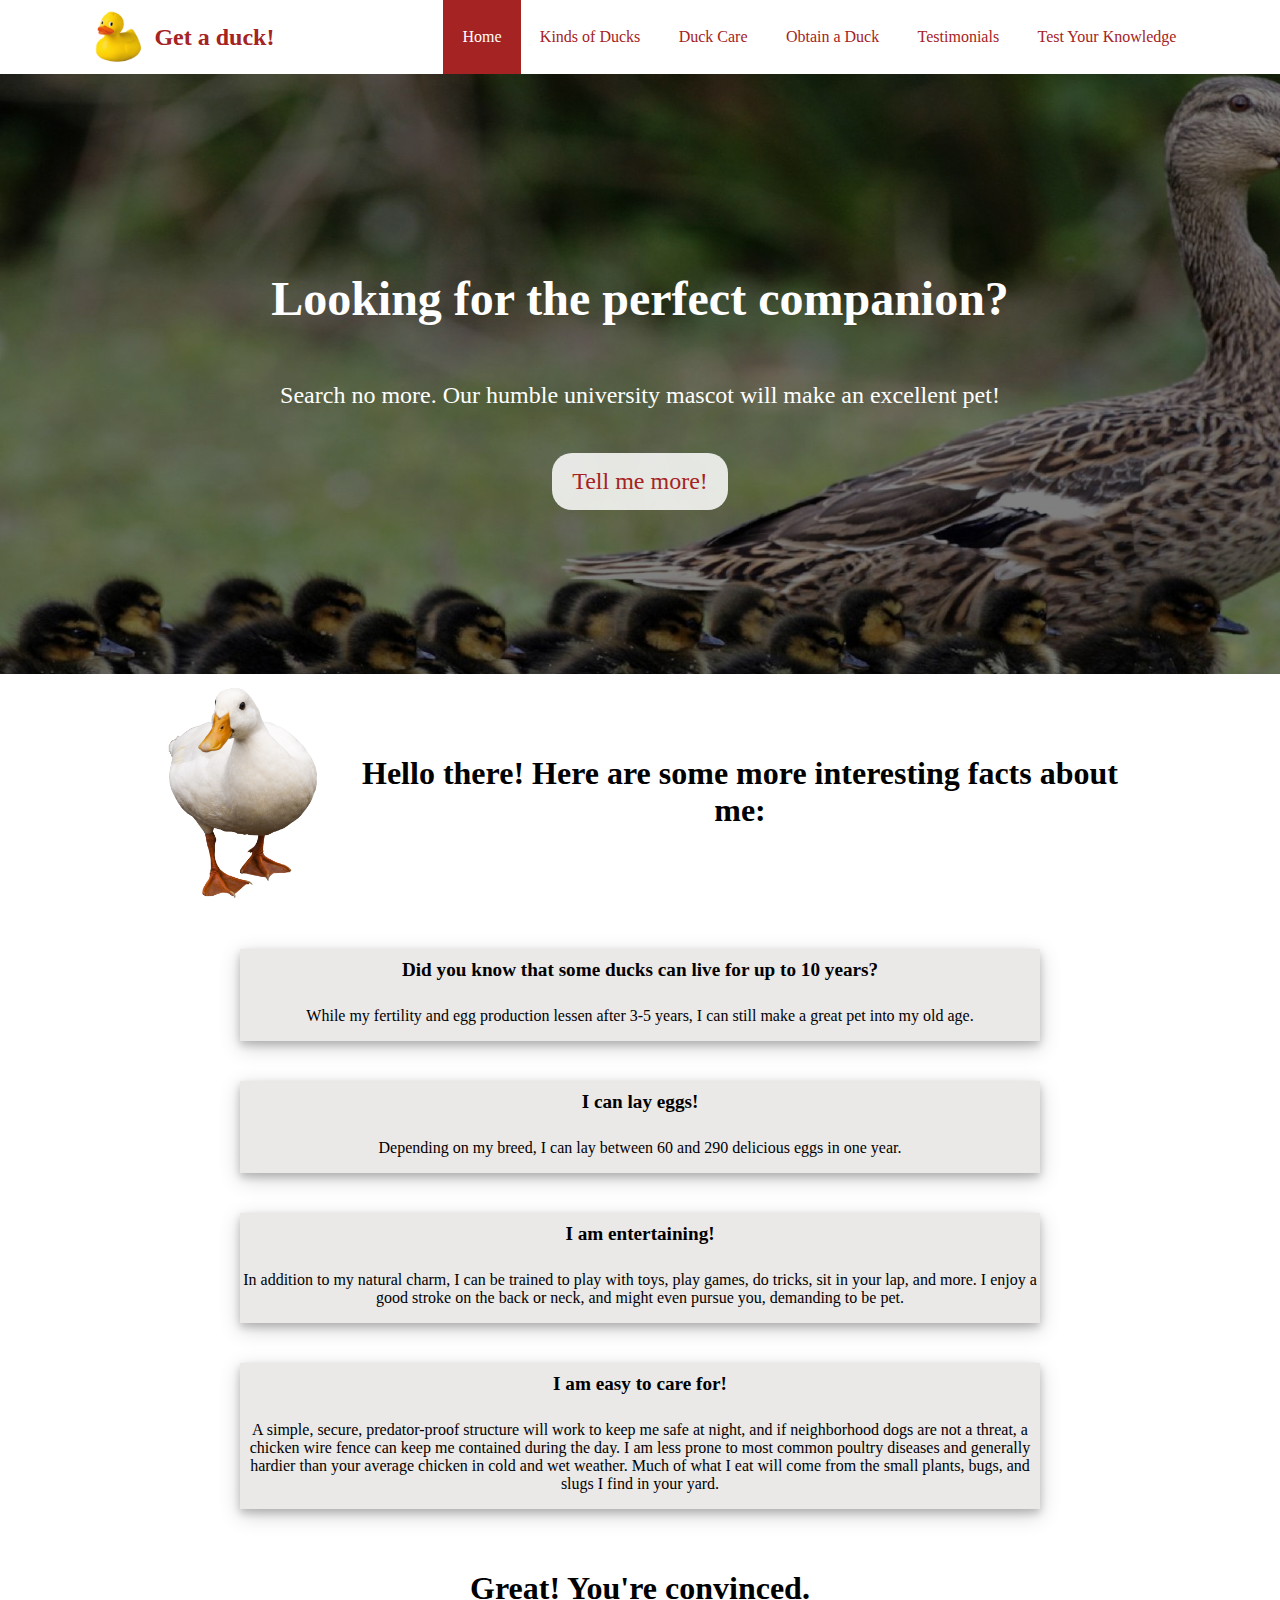
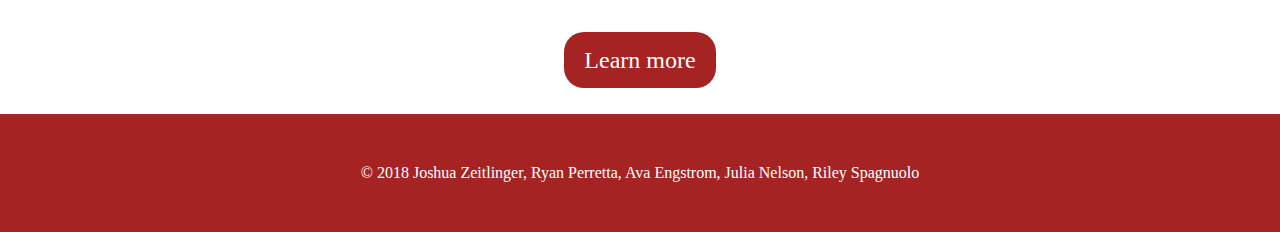
<file: Duck Website/CS146-website/index.html>
<!DOCTYPE html>
<html lang="en-us">
    <head>
        <title>Get a duck as a pet!</title>
        <link type="text/css" rel="stylesheet" href="css/style.css" />
        <link href="img/favicon.ico" rel="icon" type="image/x-icon" />
        <meta http-equiv="Content-Type" content="text/html;charset=UTF-8" />
        <script src="js/layout.js" ></script>
    </head>
    <body>
        <nav>
            <div class="nav" >
                <div class="mobile">
                    <span onclick="toggleMenu();">&#9776;</span>
                </div>
                <div class="title center">
                    <img src="img/rubberduck.png" alt="Rubber Duck" />
                    <span>Get a duck!</span>
                </div>
                <ul class="menu center">
                    <li class="active"><a href="index.html">Home</a></li>
                    <li><a href="kinds.html">Kinds of Ducks</a></li>
                    <li><a href="care.html">Duck Care</a></li>
                    <li><a href="get.html">Obtain a Duck</a></li>
                    <li><a href="testimonials.html">Testimonials</a></li>
					<li><a href="quiz.html">Test Your Knowledge</a></li>
                </ul>
            </div>
            <ul class="mobile-menu center">
                <li class="active"><a href="index.html">Home</a></li>
                <li><a href="kinds.html">Kinds of Ducks</a></li>
                <li><a href="care.html">Duck Care</a></li>
                <li><a href="get.html">Obtain a Duck</a></li>
                <li><a href="testimonials.html">Testimonials</a></li>
				<li><a href="quiz.html">Test Your Knowledge</a></li>
            </ul>
        </nav>
        <div class="content">
            <div class="parallax home-title center">
                <h1>Looking for the perfect companion?</h1>
                <p>Search no more.  Our humble university mascot will make an excellent pet!</p>
                <div class="button" onclick="goToBookmark('#duck-info');">Tell me more!</div>
            </div>
            <div class="flex-center container" id="duck-info">
                <img src="img/duck.png" alt="Duck" />
                <h1 class="center">Hello there! Here are some more interesting facts about me:</h1>
            </div>
            <div class="cards">
                <div class="card">
                    <div class="card-title">Did you know that some ducks can live for up to 10 years?</div>   
                    <p>While my fertility and egg production lessen after 3-5 years, I can still make a great pet into my old age.</p>
                </div>
                <div class="card">
                    <div class="card-title">I can lay eggs!</div>   
                    <p>Depending on my breed, I can lay between 60 and 290 delicious eggs in one year.</p>
                </div>
                <div class="card">
                    <div class="card-title">I am entertaining!</div>   
                    <p>In addition to my natural charm, I can be trained to play with toys, play games, do tricks, sit in your lap, and more. I enjoy a good stroke on the back or neck, and might even pursue you, demanding to be pet.</p>
                </div>
                <div class="card">
                    <div class="card-title">I am easy to care for!</div>   
                    <p>A simple, secure, predator-proof structure will work to keep me safe at night, and if neighborhood dogs are not a threat, a chicken wire fence can keep me contained during the day. I am less prone to most common poultry diseases and generally hardier than your average chicken in cold and wet weather. Much of what I eat will come from the small plants, bugs, and slugs I find in your yard.</p>
                </div>
            </div>
            <h1 class="center">Great!  You're convinced.</h1>
            <div class="center pad">
                <span class="red-button" onclick="goToBookmark('kinds.html');">Learn more</span>
            </div>
        </div>
        <footer class="center">
            <p>&copy; 2018 Joshua Zeitlinger, Ryan Perretta, Ava Engstrom, Julia Nelson, Riley Spagnuolo</p>
        </footer>
    </body>
</html>
</file>
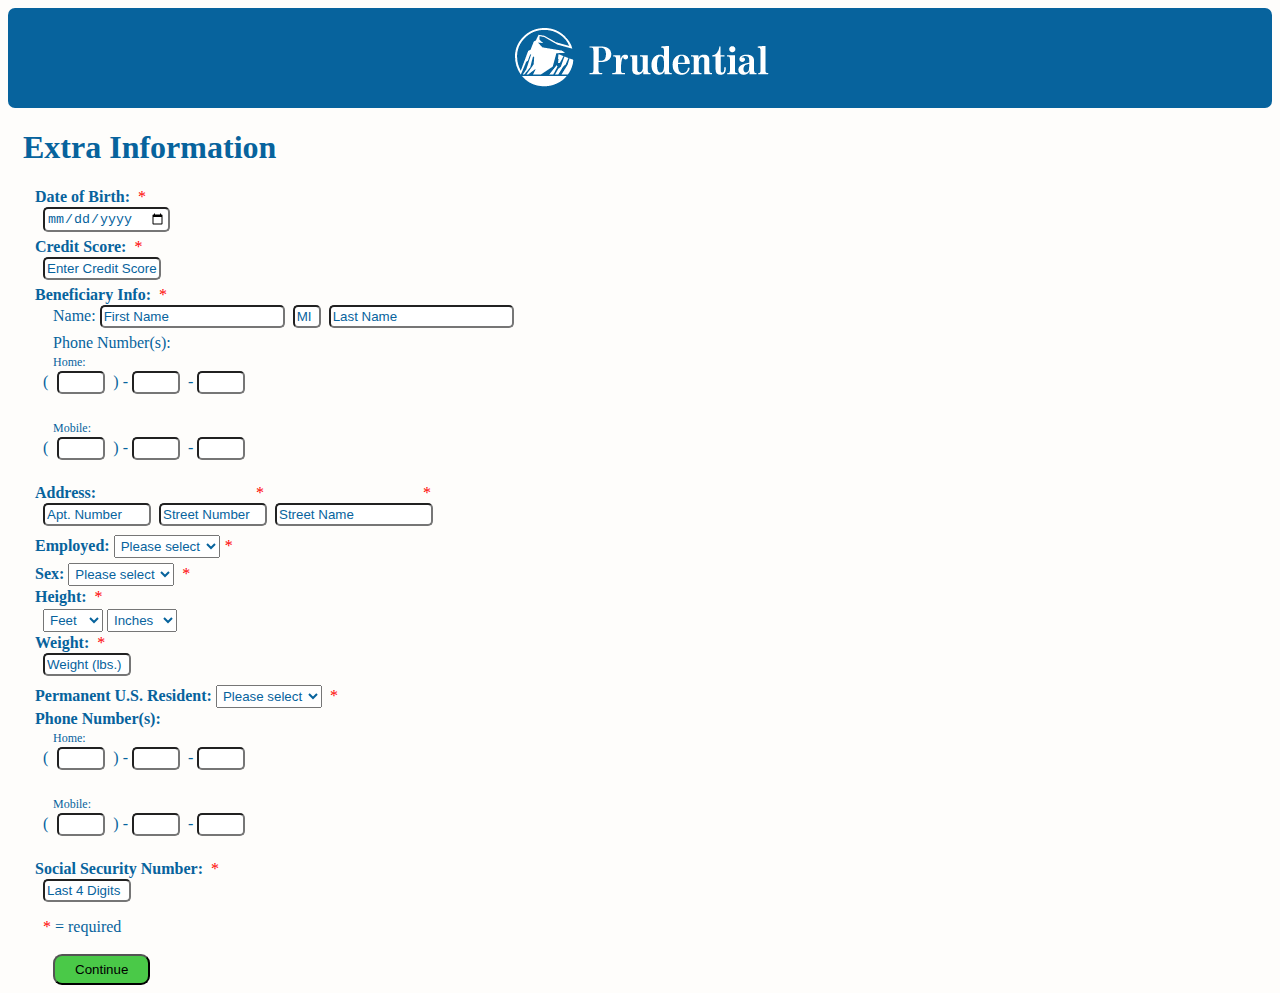
<file: Prudential/extra.html>
<!DOCTYPE html>
  <html>
    <head>
	<title>Extra Info</title>
	<link rel="icon" href="prudential.png">
    </head>
    <body>
      <script>
	    function autotab(current,to)
		{
    			if (current.getAttribute && current.value.length==current.getAttribute("maxlength")) 
    			{
        			to.focus() 
    			}
		}
       </script>
      <link rel="stylesheet" type="text/css" href="extrainfoSTYLE.css">
	<div class="icon_bar">
          <img src="logo.png" alt="Prudential Logo">
        </div>
      <form name="extra" method="POST" action="#">
	<div class="inputs">
	   <h1>Extra Information</h1>
	   <div class="indent">
	   <label><b>Date of Birth:</b></label>
	   <p class="required" style="margin-left: 4px;">*</p>
	   <br/>
	   <input type="date" name="dob" min="1890-1-1" max="1999-5-30" required>
	  <br/>
	  <label><b>Credit Score:</b></label>
	  <p class="required" style="margin-left: 4px;">*</p>
	  <br/>
	  <input style="width:110px;" type="number" min="0" max="850" placeholder="Enter Credit Score" name="credit" required>
	  <br/>
	  <label><b>Beneficiary Info:</b></label>
	  <p class="required" style="margin-left: 4px;">*</p>
	  <br/>
	  <div class="beneficiaryLabels">
	  <label>Name:</label>
	  <div class="dispInline">
	  <input type="text" name="benFirstName" placeholder="First Name" required>
	  <input style="width: 20px;" type="text" name="benMiddleInit" placeholder="MI" required>
	  <input type="text" name="benLastName" name="benLastName" placeholder="Last Name" required>
	  </div>
	  <br/>
	  <label>Phone Number(s):</label>
	  <br/>
	  <label style="font-size: 12px; margin-left: 10px;">Home:</label>
	  <div class="phoneNum">
	    <p>(</p>
	    <input style="margin-left:5px;" type="number" oninput="autotab(this,document.extra.benHome2)" maxlength="3" name="benHome1" required>
	    <p>) -</p>
	    <input type="number" oninput="autotab(this,document.extra.benHome3)" maxlength="3" name="benHome2" required>
	    <p>-</p>
	    <input type="number" maxlength="4" name="benHome3" required>
	  </div>
	  <br/>
	  <label style="font-size: 12px; margin-left: 10px;">Mobile:</label>
	  <div class="phoneNum">
	    <p>(</p>
	    <input style="margin-left:5px;" type="number" oninput="autotab(this,document.extra.benMobile2)" maxlength="3" name="mobile1">
	    <p>) -</p>
	    <input type="number" maxlength="3" oninput="autotab(this,document.extra.benMobile3)"name="benMobile2">
	    <p>-</p>
	    <input type="number" maxlength="4" name="benMobile3">
	  </div>
	  </div>
	  <br/>
	  <label><b>Address:</b></label>
	  <p class="required" style="margin-left: 156px;">*</p>
	  <p class="required" style="margin-left: 155px;">*</p>
	  <br/>
	  <input class="address" style="width: 100px;" type="number" min="1" placeholder="Apt. Number" name="aptNum">
	  <input class="address" style="width: 100px;" type="number" min="1" placeholder="Street Number" name="strNum" required>
	  <input class="address" style="width: 150px;" type="text" placeholder="Street Name" name="strName" required>
	  <br/>
	  <label><b>Employed:  </b></label>
	  <select name="employed" required>
	    <option value selected="selected">Please select</option>
		<option value="Yes">Yes</option>
	    <option value="No">No</option>
	  </select>
	  <p class="required" style="margin-left: 1px;">*</p>
	  <br/>
	  <label><b>Sex:  </b></label>
	  <select name="sex" required>
		<option value selected="selected">Please select</option>
		<option value="male">Male</option>
		<option value="female">Female</option>
	  </select>
	  <p class="required" style="margin-left: 4px;">*</p>
	  <br/>
	  <label><b>Height:</b></label>
	  <p class="required" style="margin-left: 4px;">*</p>
	  <br/>
	  <select style="width: 60px; display: inline;"name="feet" required>
		<option value selected="selected">Feet</option>
		<option value="3">3</option>
		<option value="4">4</option>
		<option value="5">5</option>
		<option value="6">6</option>
		<option value="7">7</option>
	  </select>
	  <select style="width: 70px; display: inline;" name="inches" required>
		<option value selected="selected">Inches</option>
		<option value="0">0</option>
		<option value="1">1</option>
		<option value="2">2</option>
		<option value="3">3</option>
		<option value="4">4</option>
		<option value="5">5</option>
		<option value="6">6</option>
		<option value="7">7</option>
		<option value="8">8</option>
		<option value="9">9</option>
		<option value="10">10</option>
		<option value="11">11</option>
	  </select>
	  <br/>
	  <label><b>Weight:</b></label>
	  <p class="required" style="margin-left: 4px;">*</p>
	  <br/>
	  <input style="width: 80px;" type="number" placeholder="Weight (lbs.)" min="1" max="1000" name="weight" required>
	  <br/>
	  <label><b>Permanent U.S. Resident:</b></label>
	  <select name="permRes" required>
	    <option value selected="selected">Please select</option>
		<option value="Yes">Yes</option>
	    <option value="No">No</option>
	  </select>
	  <p class="required" style="margin-left: 4px;">*</p>
	  <br/>
	  <label><b>Phone Number(s):</b></label>
	  <br/>
	  <label style="font-size: 12px; margin-left: 10px;">Home:</label>
	  <div class="phoneNum">
	    <p>(</p>
	    <input style="margin-left:5px;" type="number" oninput="autotab(this,document.extra.home2)" maxlength="3" name="home1" required>
	    <p>) -</p>
	    <input type="number" oninput="autotab(this,document.extra.home3)" maxlength="3" name="home2" required>
	    <p>-</p>
	    <input type="number" oninput="autotab(this,document.extra.mobile1)" maxlength="4" size="4" name="home3" required>
	  </div>
	  <br/>
	  <label style="font-size: 12px; margin-left: 10px;">Mobile:</label>
	  <div class="phoneNum">
	    <p>(</p>
	    <input style="margin-left:5px;" type="number" oninput="autotab(this,document.extra.mobile2)" maxlength="3" name="mobile1" required>
	    <p>) -</p>
	    <input type="number" maxlength="3" oninput="autotab(this,document.extra.mobile3)"name="mobile2" required>
	    <p>-</p>
	    <input type="number" value maxlength="4" name="mobile3" required>
	  </div>
	  <br/>
	  <label><b>Social Security Number:</b></label>
	  <p class="required" style="margin-left: 4px;">*</p>
	  <br/>
	  <input style="width: 80px;" type="number" min="0000" max="9999" placeholder="Last 4 Digits" name="socSec" required>
	  <br/>
	  <div style="margin-top: 10px;">
	  <p class="required">*</p><p style="display: inline; color: #07639D"> = required</p>
	  </div>
	  <br/>
	  <button type="submit" class="continue">Continue</button>
	  </div>	   
	</div>
      </form>
    </body>
  </html>
</file>
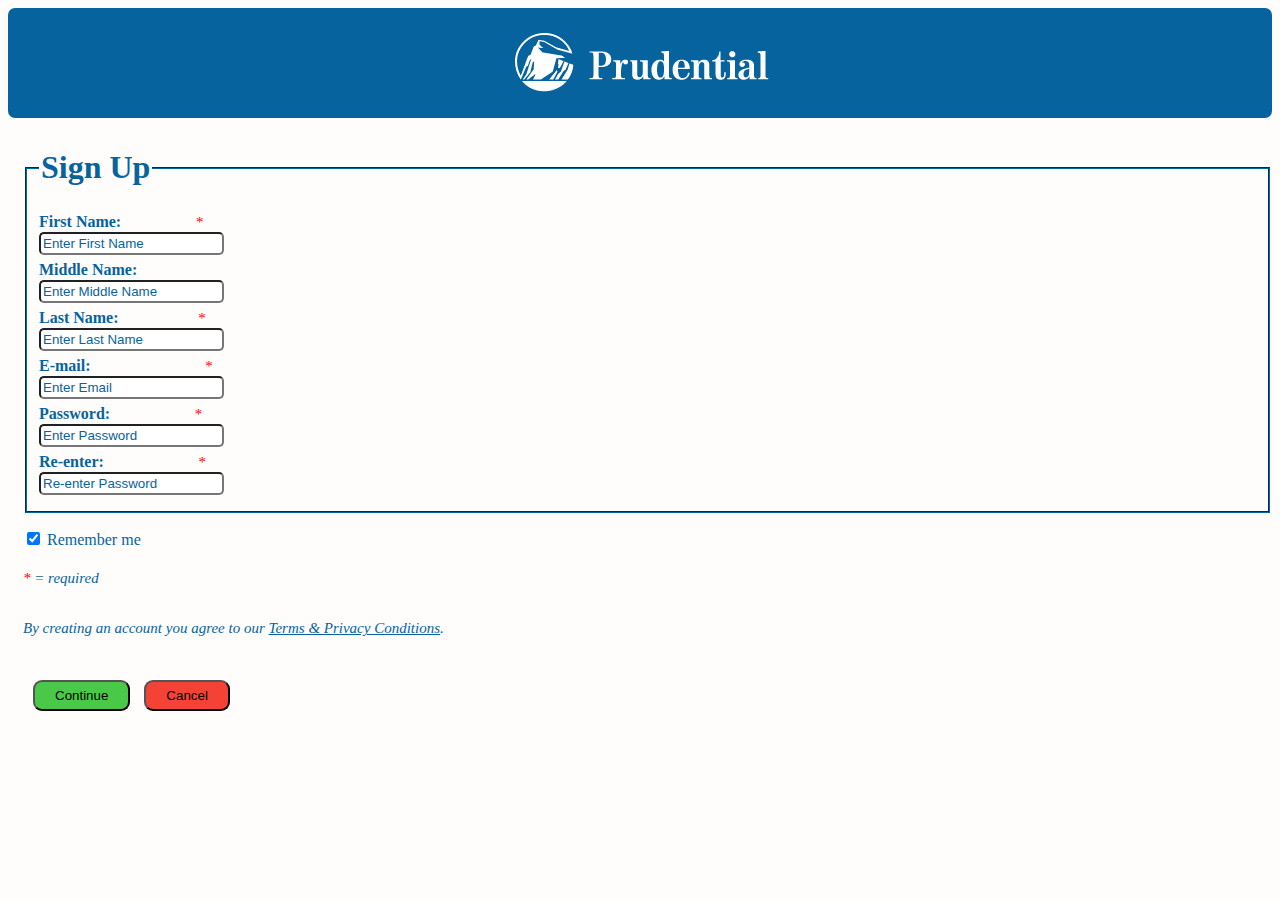
<file: Prudential/signup.html>
<!DOCTYPE html>
<html>
   <head>

      <title>Prudential</title>
      <link rel="icon" href="prudential.png">

   </head>
   <body>
      <div class="icon_bar">
         <img src="logo.png" alt="Prudential Logo">
      </div>
      <link rel="stylesheet" type="text/css" href="signupSTYLE.css">
	 <form method="POST" action="extra.html">
	    <div class="inputs">
	      <fieldset style="border-color: #07639D;">
		<legend><h1>Sign Up</h1></legend>
		   <label><b>First Name: </b></label>
		   <p class="required" style="margin-left: 70px;">*</p>
		   <br/>			
		   <input type="text" placeholder="Enter First Name" name="firstname" required>
		   <br/>
				
		   <label><b>Middle Name: </b></label>
		   <br/>
		   <input type="text" placeholder="Enter Middle Name" name="middlename">
		   <br/>
				
		   <label><b>Last Name: </b></label>
		   <p class="required" style="margin-left: 75px;">*</p>
		   <br/>
		   <input type="text" placeholder="Enter Last Name" name="lastname" required>
		   <br/>
				
		   <label><b>E-mail: </b></label>
		   <p class="required" style="margin-left: 110px;">*</p>
		   <br/>
		   <input type="email" placeholder="Enter Email" name="email" required>
		   <br/>
				
		   <label><b>Password: </b></label>
		   <p class="required" style="margin-left: 80px;">*</p>
		   <br/>
		   <input type="password" placeholder="Enter Password" name="password" required>
		   <br/>
				
		   <label><b>Re-enter: </b></label>
		   <p class="required" style="margin-left: 90px;">*</p>
		   <br/>
		   <input type="password" placeholder="Re-enter Password" name="reenter" required>
		  </fieldset>
		   <br/>
		   <input type="checkbox" checked="checked"> Remember me
		   <br/>
		   <br/>
		   <p class="required">*</p><p style="display: inline; color: #07639D"> = required</p>
		   <br/>
		   <br/>
		   <p>By creating an account you agree to our <a href="terms.txt">Terms & Privacy Conditions</a>.</p>
		   <br/>	
			    <button type="submit" class="signup_btn">Continue</button>
			    <button style="display: inline; background-color: #F44336;" type="button" class="cancel">Cancel</button>
	     </div>
	  </form>
      </body>
</html>
</file>
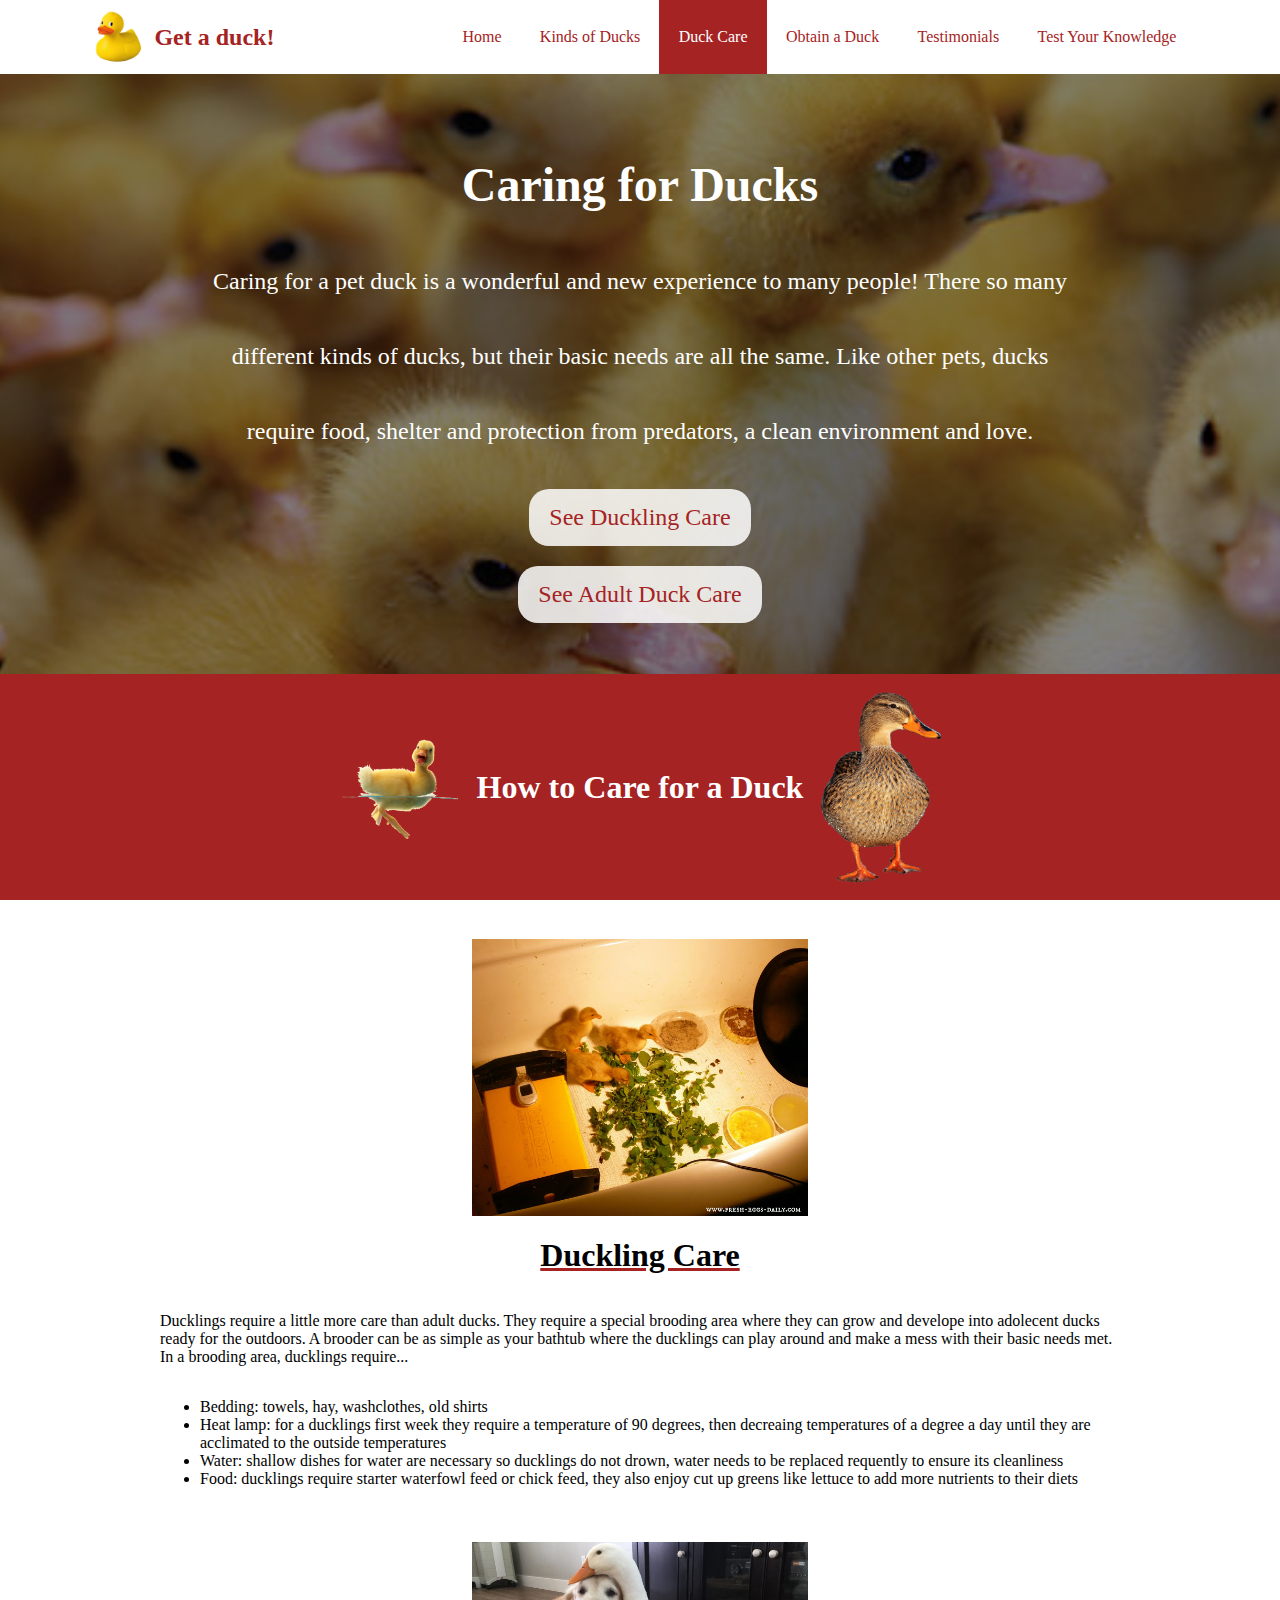
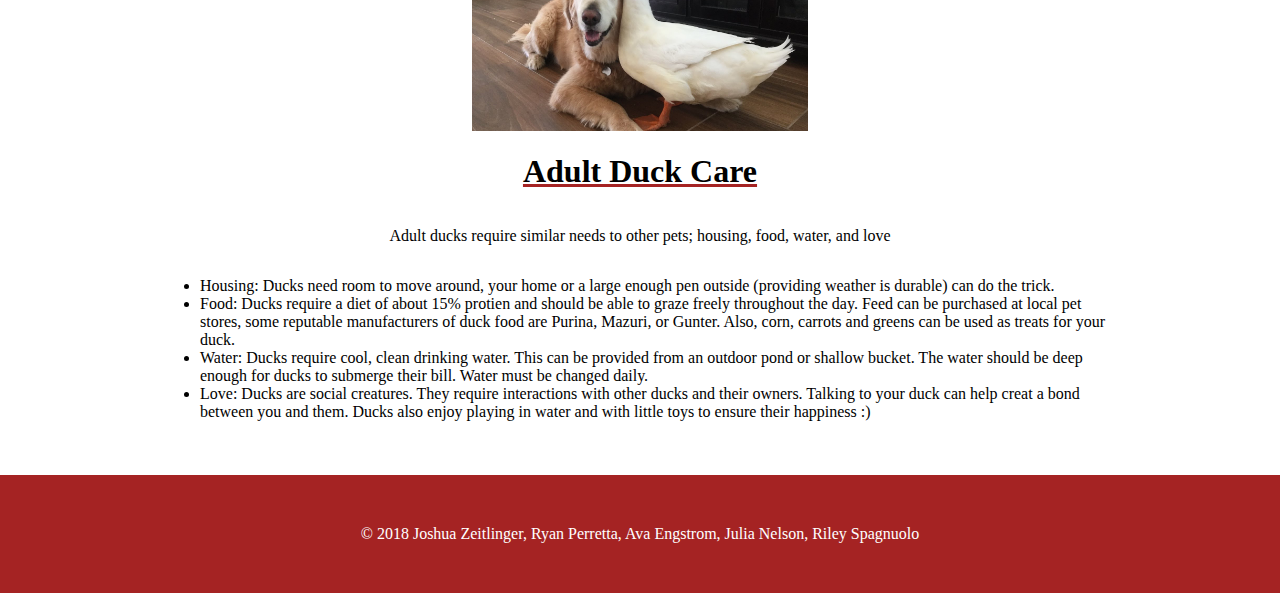
<file: Duck Website/CS146-website/care.html>
<!DOCTYPE html>
<html>
	<head>
		<title>Duck Care</title>
		<link type="text/css" rel="stylesheet" href="css/style.css" />
        <link type="text/css" rel="stylesheet" href="css/care-style.css" />
        <link href="img/favicon.ico" rel="icon" type="image/x-icon" />
        <meta http-equiv="Content-Type" content="text/html;charset=UTF-8" />
        <script src="js/layout.js" type="text/javascript"></script>
	</head>
	<body>
		<nav>
            <div class="nav" >
                <div class="mobile">
                    <span onclick="toggleMenu();">&#9776;</span>
                </div>
                <div class="title center">
                    <img src="img/rubberduck.png" alt="Rubber Duck" />
                    <span>Get a duck!</span>
                </div>
                <ul class="menu center">
                    <li><a href="index.html">Home</a></li>
                    <li><a href="kinds.html">Kinds of Ducks</a></li>
                    <li class="active"><a href="care.html">Duck Care</a></li>
                    <li><a href="get.html">Obtain a Duck</a></li>
                    <li><a href="testimonials.html">Testimonials</a></li>
					<li><a href="quiz.html">Test Your Knowledge</a></li>
                </ul>
            </div>
            <ul class="mobile-menu center">
                <li><a href="index.html">Home</a></li>
                <li><a href="kinds.html">Kinds of Ducks</a></li>
                <li class="active"><a href="care.html">Duck Care</a></li>
                <li><a href="get.html">Obtain a Duck</a></li>
                <li><a href="testimonials.html">Testimonials</a></li>
				<li><a href="quiz.html">Test Your Knowledge</a></li>
            </ul>
        </nav>
        <div class="content">
            <div class="parallax home-title center">
                <h1>Caring for Ducks</h1>
                <p>Caring for a pet duck is a wonderful and new experience to many people! There so many </p>
				<p>different kinds of ducks, but their basic needs are all the same. Like other pets, ducks </p>
				<p>require food, shelter and protection from predators, a clean environment and love.</p>
                <div class="button" onclick="goToBookmark('#ducklings');">See Duckling Care</div>
                <div class="button" onclick="goToBookmark('#duck');">See Adult Duck Care</div>

            </div>
        <main>
        	<div class="flex-center">
        		<img id="duck-care-header-pics" src="img/babyduck.png" alt="Baby Duck" >
         		<h1 class="center">How to Care for a Duck</h1>
				<img id="duck-care-header-pics" src="img/adult-duck.png" alt="Adult Duck">
        	</div>

			<div class="duckcare">
                <img id="duck-pic" src="img/ducklingbrooder.jpg">
                <h1 class="head">Duckling Care</h1>
                    <p>Ducklings require a little more care than adult ducks. They require a special brooding area where they can grow and develope into adolecent ducks ready for the outdoors. A brooder can be as simple as your bathtub where the ducklings can play around and make a mess with their basic needs met. In a brooding area, ducklings require...</p>
                    <ul>
                    	<li>Bedding: towels, hay, washclothes, old shirts</li>
                    	<li>Heat lamp: for a ducklings first week they require a temperature of 90 degrees, then decreaing temperatures of a degree a day until they are acclimated to the outside temperatures</li>
                    	<li>Water: shallow dishes for water are necessary so ducklings do not drown, water needs to be replaced requently to ensure its cleanliness</li>
                    	<li>Food: ducklings require starter waterfowl feed or chick feed, they also enjoy cut up greens like lettuce to add more nutrients to their diets</li>
                    </ul>
            </div>
            <div class="duckcare">
                    <img id="duck-pic" src="img/duckanddog.jpg">
                	<h1 class="head">Adult Duck Care</h1>
                	<p>Adult ducks require similar needs to other pets; housing, food, water, and love</p>
                	<ul>
                		<li>Housing: Ducks need room to move around, your home or a large enough pen outside (providing weather is durable) can do the trick.</li>
                		<li>Food: Ducks require a diet of about 15% protien and should be able to graze freely throughout the day. Feed can be purchased at local pet stores, some reputable manufacturers of duck food are Purina, Mazuri, or Gunter. Also, corn, carrots and greens can be used as treats for your duck. </li>
                		<li>Water: Ducks require cool, clean drinking water. This can be provided from an outdoor pond or shallow bucket. The water should be deep enough for ducks to submerge their bill. Water must be changed daily. </li>
                		<li>Love: Ducks are social creatures. They require interactions with other ducks and their owners. Talking to your duck can help creat a bond between you and them. Ducks also enjoy playing in water and with little toys to ensure their happiness :) </li>
            </div>
		</main>
		<footer class="center">
            <p>&copy; 2018 Joshua Zeitlinger, Ryan Perretta, Ava Engstrom, Julia Nelson, Riley Spagnuolo</p>
        </footer>
	</body>
</html>
</file>
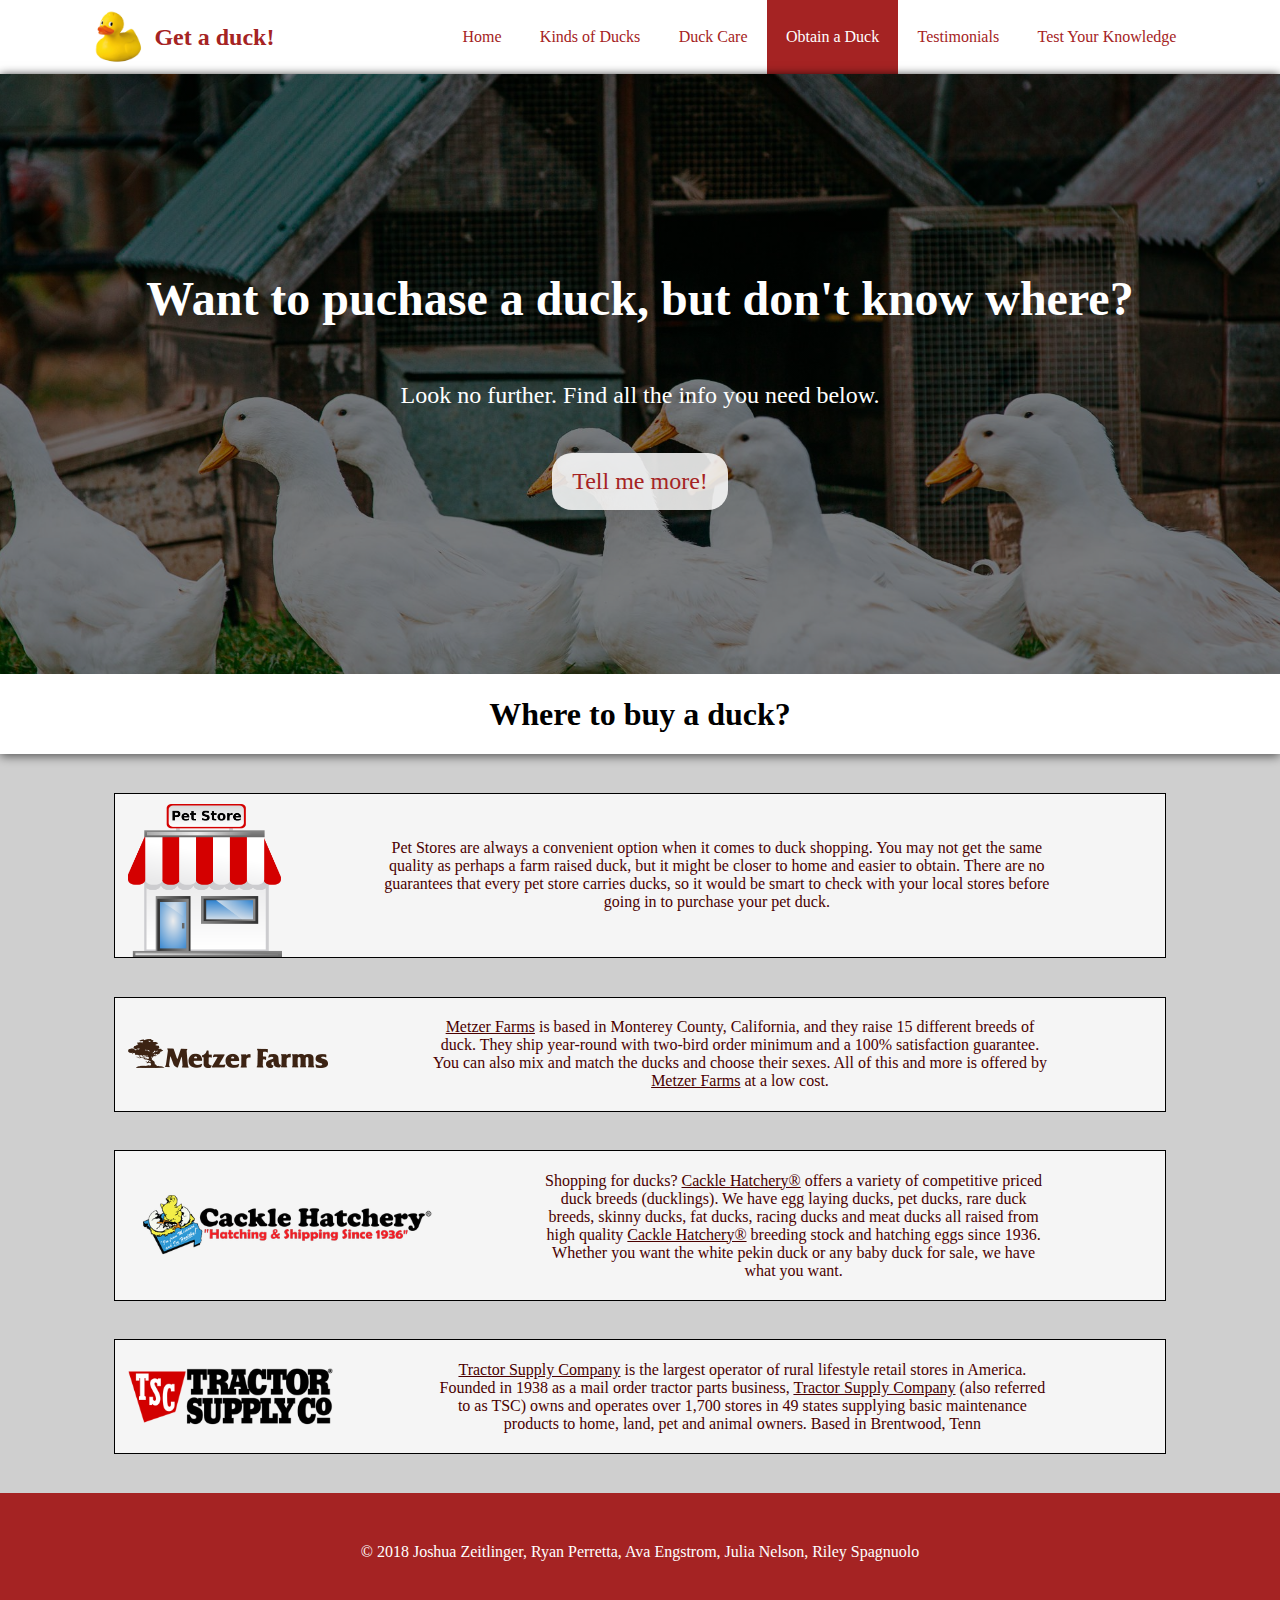
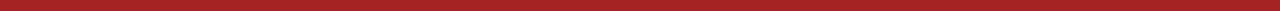
<file: Duck Website/CS146-website/get.html>
<!DOCTYPE html>
<html>
    <head>
        <title>Get a duck as a pet!</title>
        <link type="text/css" rel="stylesheet" href="css/style.css" />
        <link type="text/css" rel="stylesheet" href="css/get-style.css" />
        <link href="img/favicon.ico" rel="icon" type="image/x-icon" />
        <meta http-equiv="Content-Type" content="text/html;charset=UTF-8" />
        <script src="js/layout.js" type="text/javascript"></script>
    </head>
    <body>
        <nav>
            <div class="nav" >
                <div class="mobile">
                    <span onclick="toggleMenu();">&#9776;</span>
                </div>
                <div class="title center">
                    <img src="img/rubberduck.png" alt="Rubber Duck" />
                    <span>Get a duck!</span>
                </div>
                <ul class="menu center">
                    <li><a href="index.html">Home</a></li>
                    <li><a href="kinds.html">Kinds of Ducks</a></li>
                    <li><a href="care.html">Duck Care</a></li>
                    <li class="active"><a href="get.html">Obtain a Duck</a></li>
                    <li><a href="testimonials.html">Testimonials</a></li>
					<li><a href="quiz.html">Test Your Knowledge</a></li>
                </ul>
            </div>
            <ul class="mobile-menu center">
                <li><a href="index.html">Home</a></li>
                <li><a href="kinds.html">Kinds of Ducks</a></li>
                <li><a href="care.html">Duck Care</a></li>
                <li class="active"><a href="get.html">Obtain a Duck</a></li>
                <li><a href="testimonials.html">Testimonials</a></li>
				<li><a href="quiz.html">Test Your Knowledge</a></li>
            </ul>
        </nav>
        <div class="content">
            <div class="background-img home-title center">
                <h1>Want to puchase a duck, but don't know where?</h1>
                <p>Look no further.  Find all the info you need below.</p>
                <div class="button" onclick="goToBookmark('#duck-info');">Tell me more!</div>
            </div>
            <div class="flex-center container" id="duck-info">
                <h1 class="center">Where to buy a duck?</h1>
            </div>
        </div>
		<div class="where-to-buy">
			<div class="locations">
				<img id="pet-store" src="img/pet-store.png" alt="Pet Store">
				<p>Pet Stores are always a convenient option when it comes to duck shopping.  You may not 
				get the same quality as perhaps a farm raised duck, but it might be closer to home and easier to obtain.  
				There are no guarantees that every pet store carries ducks, so it would be smart to check with your local 
				stores before going in to purchase your pet duck.</p>
			</div>
			<div class="locations">
				<img src="img/metzer.png" alt="Metzer Farms">
				<p><a href="http://www.metzerfarms.com/DucksForSale.cfm">Metzer Farms</a> is based in Monterey County, California, and they raise 15 different breeds of duck.  
				They ship year-round with two-bird order minimum and a 100% satisfaction guarantee.  You can also mix 
				and match the ducks and choose their sexes.  All of this and more is offered by <a href="http://www.metzerfarms.com/DucksForSale.cfm">Metzer Farms</a> at a low cost.</p>
			</div>
			<div class="locations">
				<img id="cackle" src="img/cackle-hatchery.png" alt="Cackle Hatchery">
				<p>Shopping for ducks? <a href="https://www.cacklehatchery.com/water-fowl/ducks.html">Cackle Hatchery®</a> offers a variety of competitive priced duck breeds (ducklings).
				We have egg laying ducks, pet ducks, rare duck breeds, skinny ducks, fat ducks, racing ducks and meat
				ducks all raised from high quality <a href="https://www.cacklehatchery.com/water-fowl/ducks.html">Cackle Hatchery®</a> breeding stock and hatching eggs since 1936. 
				Whether you want the white pekin duck or any baby duck for sale, we have what you want.</p>
			</div>
			<div class="locations">
				<img id="tractor" src="img/tractor-supply.png" alt="Tractor Supply">
				<p><a href="https://www.tractorsupply.com/tsc/search/duck">Tractor Supply Company</a> is the largest operator of rural lifestyle retail stores in America. Founded 
				in 1938 as a mail order tractor parts business, <a href="https://www.tractorsupply.com/tsc/search/duck">Tractor Supply Company</a> (also referred to as TSC) owns 
				and operates over 1,700 stores in 49 states supplying basic maintenance products to home, land, pet and 
				animal owners. Based in Brentwood, Tenn</p>
			</div>
			
		</div>
        <footer class="center">
            <p>&copy; 2018 Joshua Zeitlinger, Ryan Perretta, Ava Engstrom, Julia Nelson, Riley Spagnuolo</p>
        </footer>
    </body>
</html>
</file>
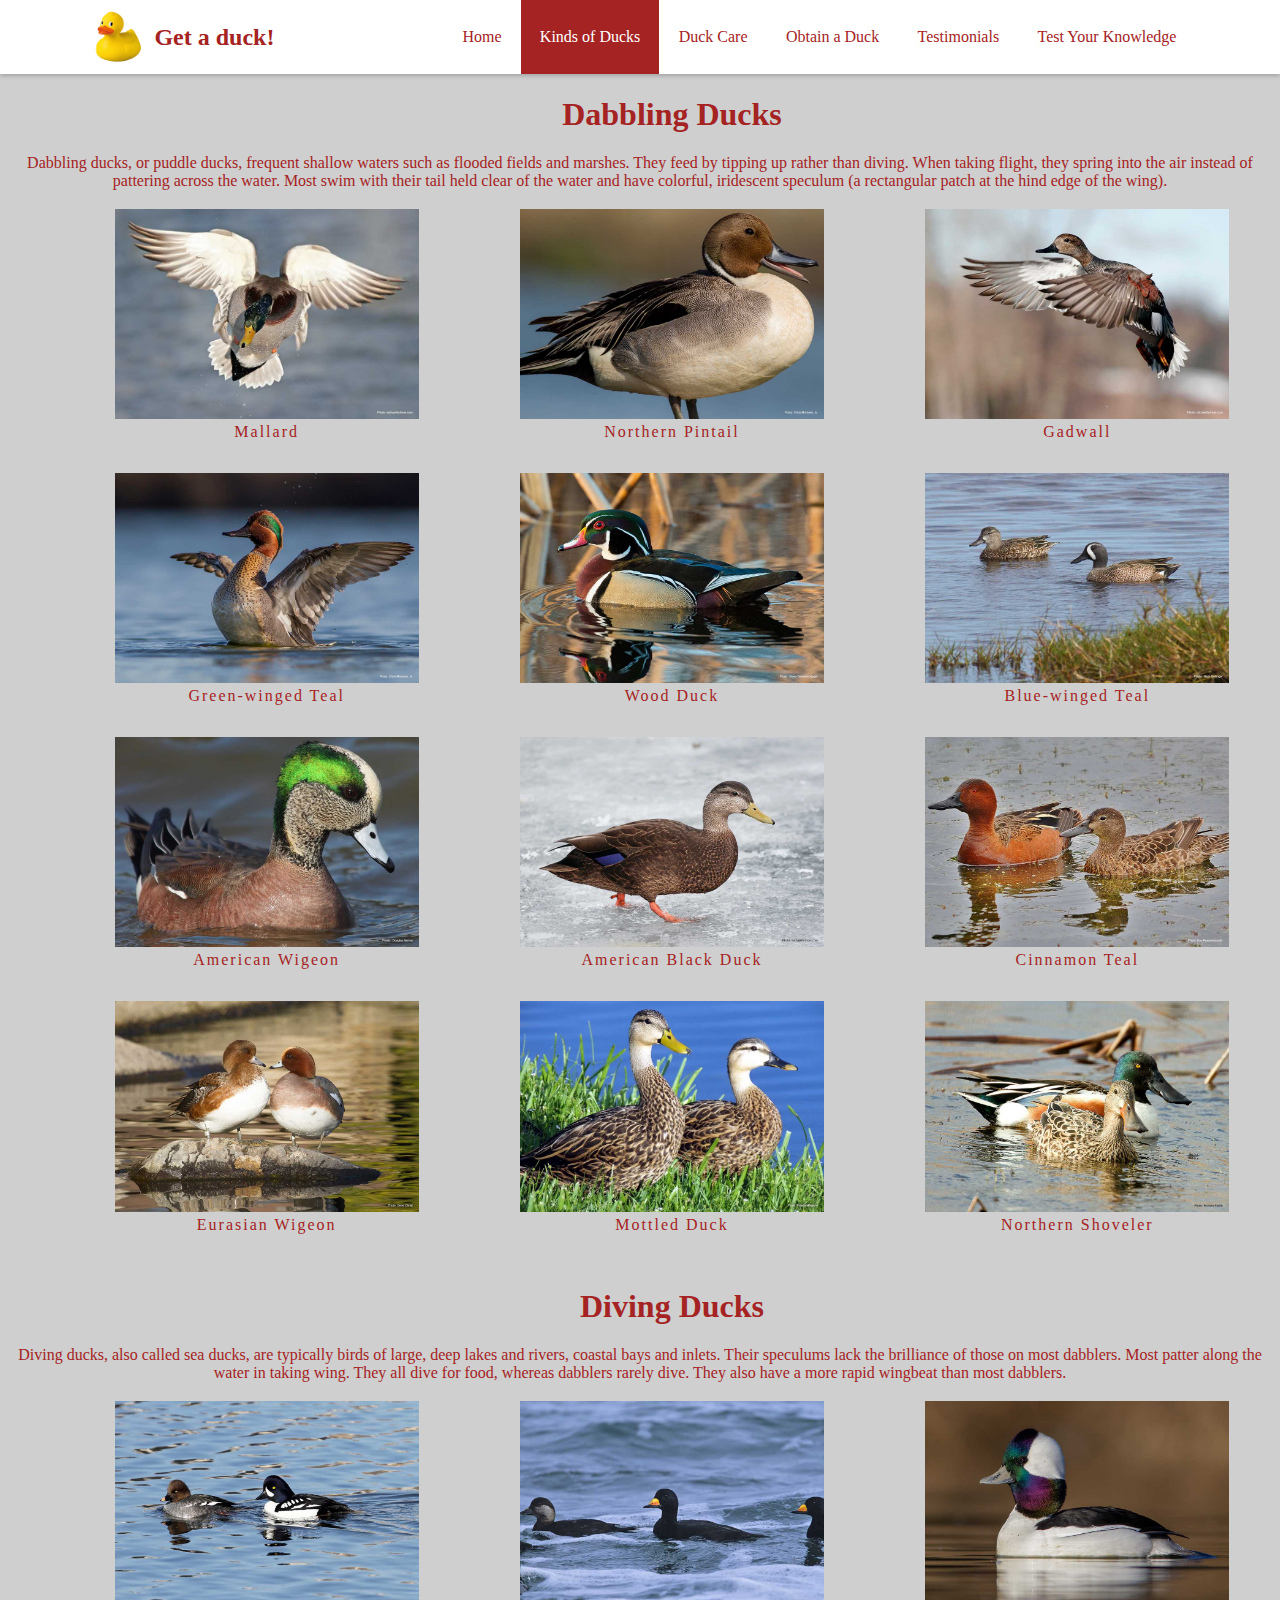
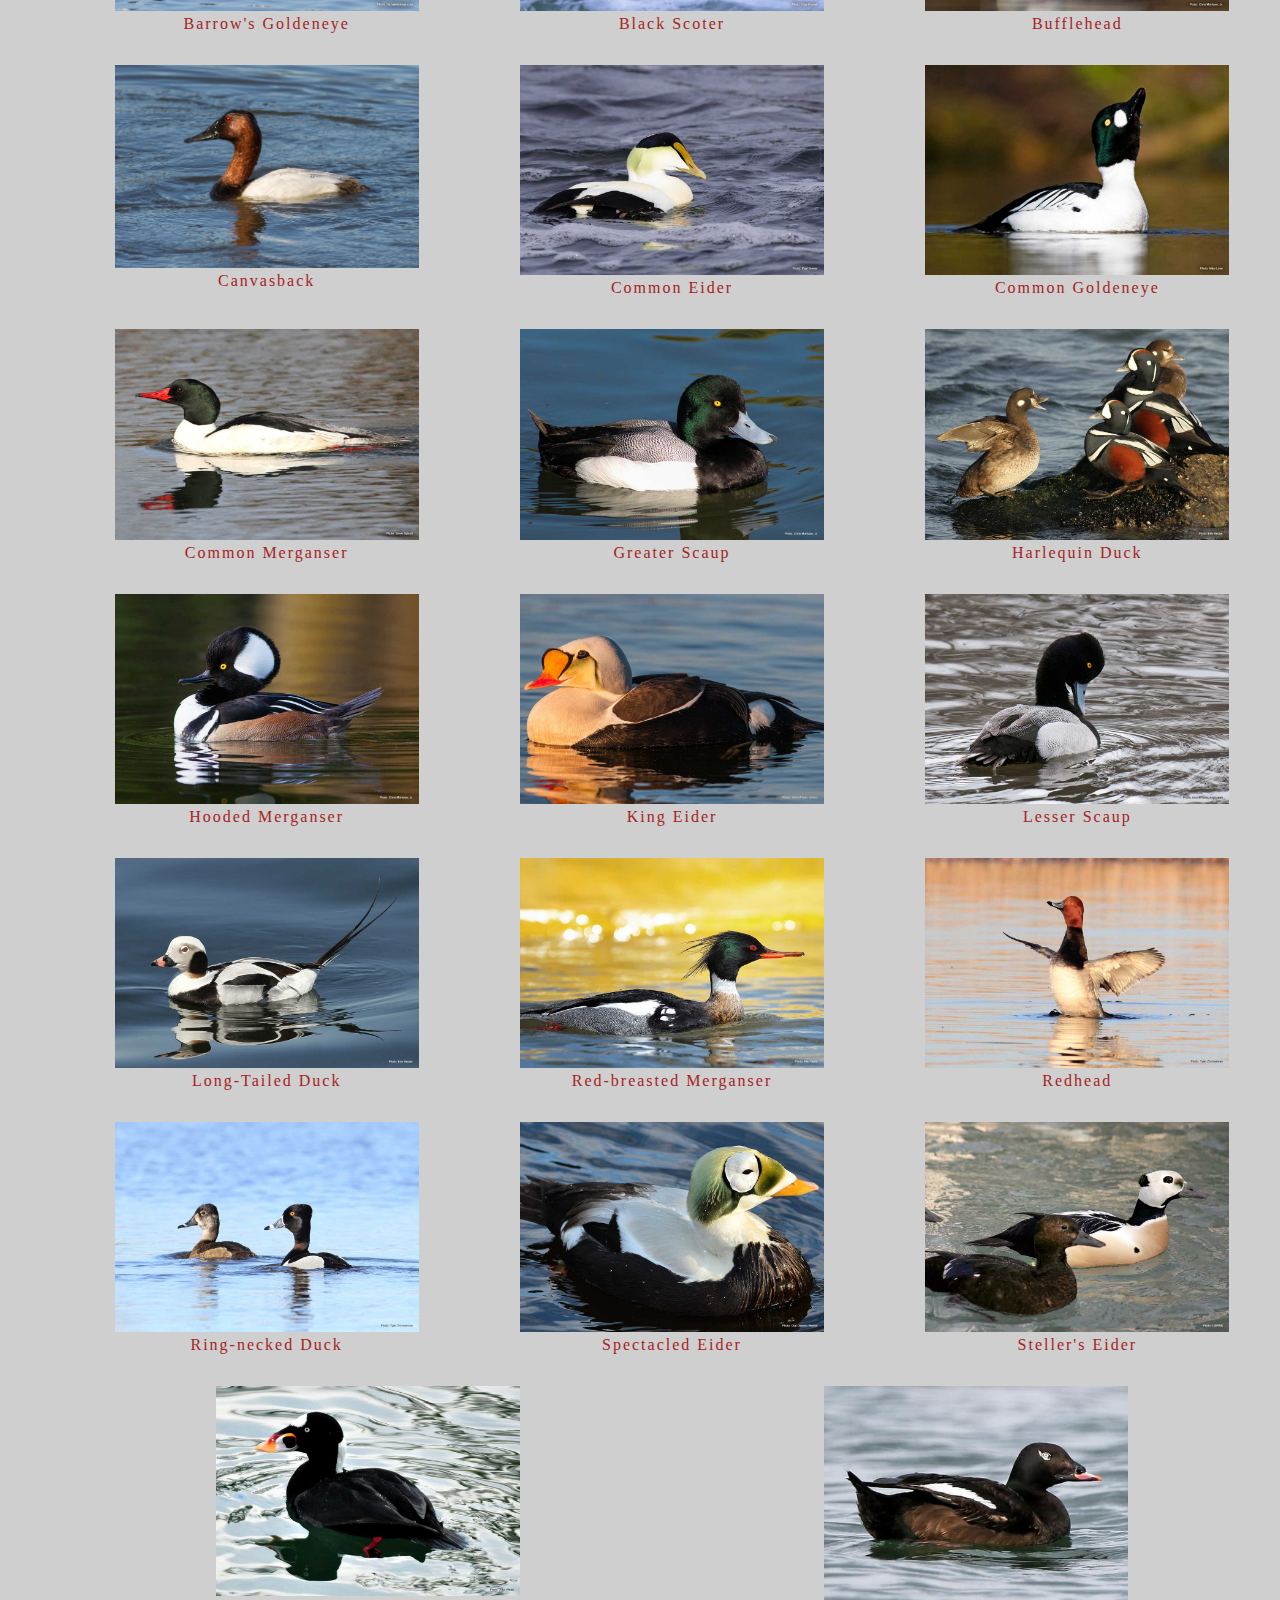
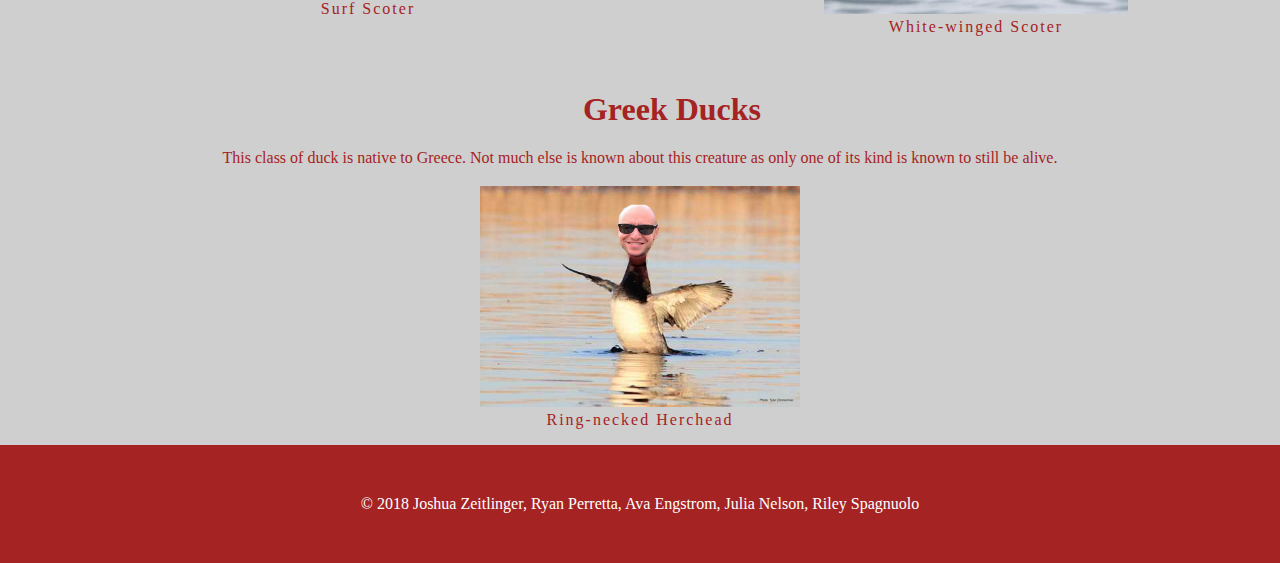
<file: Duck Website/CS146-website/kinds.html>
<!DOCTYPE html>
<html>
	<head>
		<title>Kinds of Ducks</title>
		<link type="text/css" rel="stylesheet" href="css/style.css" />
        <link type="text/css" rel="stylesheet" href="css/kinds-style.css" />
        <link href="img/favicon.ico" rel="icon" type="image/x-icon" />
        <meta http-equiv="Content-Type" content="text/html;charset=UTF-8" />
        <script src="js/layout.js" type="text/javascript"></script>
	</head>
	<body>
		<nav>
            <div class="nav" >
                <div class="mobile">
                    <span onclick="toggleMenu();">&#9776;</span>
                </div>
                <div class="title center">
                    <img src="img/rubberduck.png" alt="Rubber Duck" />
                    <span>Get a duck!</span>
                </div>
                <ul class="menu center">
                    <li><a href="index.html">Home</a></li>
                    <li id="active"><a href="kinds.html">Kinds of Ducks</a></li>
                    <li><a href="care.html">Duck Care</a></li>
                    <li><a href="get.html">Obtain a Duck</a></li>
                    <li><a href="testimonials.html">Testimonials</a></li>
					<li><a href="quiz.html">Test Your Knowledge</a></li>
                </ul>
            </div>
            <ul class="mobile-menu center">
                <li><a href="index.html">Home</a></li>
                <li class="active"><a href="kinds.html">Kinds of Ducks</a></li>
                <li><a href="care.html">Duck Care</a></li>
                <li><a href="get.html">Obtain a Duck</a></li>
                <li><a href="testimonials.html">Testimonials</a></li>
				<li><a href="quiz.html">Test Your Knowledge</a></li>
            </ul>
        </nav>
		<main>
			<h1>Dabbling Ducks</h1>
			<p>Dabbling ducks, or puddle ducks, frequent shallow waters such as flooded fields and marshes.
			They feed by tipping up rather than diving. When taking flight, they spring into the air
			instead of pattering across the water. Most swim with their tail held clear of the water and
			have colorful, iridescent speculum (a rectangular patch at the hind edge of the wing).</p>
			<div class="duck-class" id="dabbling">
				<figure>
					<img src="img/mallard.jpg" alt="Mallard">
					<figcaption>
						<a href="https://en.wikipedia.org/wiki/Mallard">Mallard</a>
					</figcaption>
				</figure>
				<figure>
					<img src="img/northern-pintail.jpg" alt="Northern Pintail">
					<figcaption>
						<a href="https://en.wikipedia.org/wiki/Northern_pintail">Northern Pintail</a>
					</figcaption>
				</figure>
				<figure>
					<img src="img/gadwall.jpg" alt="Gadwall">
					<figcaption>
						<a href="https://en.wikipedia.org/wiki/Gadwall">Gadwall</a>
					</figcaption>
				</figure>
				<figure>
					<img src="img/green-winged-teal.jpg" alt="Green-winged Teal">
					<figcaption>
						<a href="https://en.wikipedia.org/wiki/Green-winged_teal">Green-winged Teal</a>
					</figcaption>
				</figure>
				<figure>
					<img src="img/wood-duck.jpg" alt="Wood Duck">
					<figcaption>
						<a href="https://en.wikipedia.org/wiki/Wood_duck">Wood Duck</a>
					</figcaption>
				</figure>
				<figure>
					<img src="img/blue-winged-teal.jpg" alt="Blue-winged Teal">
					<figcaption>
						<a href="https://en.wikipedia.org/wiki/Blue-winged_teal">Blue-winged Teal</a>
					</figcaption>
				</figure>
				<figure>
					<img src="img/american-wigeon.jpg" alt="American Wigeon">
					<figcaption>
						<a href="https://en.wikipedia.org/wiki/American_wigeon">American Wigeon</a>
					</figcaption>
				</figure>
				<figure>
					<img src="img/american-black-duck.jpg" alt="American Black Duck">
					<figcaption>
						<a href="https://en.wikipedia.org/wiki/American_black_duck">American Black Duck</a>
					</figcaption>
				</figure>
				<figure>
					<img src="img/cinnamon-teal.jpg" alt="Cinnamon Teal">
					<figcaption>
						<a href="https://en.wikipedia.org/wiki/Cinnamon_teal">Cinnamon Teal</a>
					</figcaption>
				</figure>
				<figure>
					<img src="img/eurasian-wigeon.jpg" alt="Eurasian Wigeon">
					<figcaption>
						<a href="https://en.wikipedia.org/wiki/Eurasian_wigeon">Eurasian Wigeon</a>
					</figcaption>
				</figure>
				<figure>
					<img src="img/mottled-duck.jpg" alt="Mottle Duck">
					<figcaption>
						<a href="https://en.wikipedia.org/wiki/Mottled_duck">Mottled Duck</a>
					</figcaption>
				</figure>
				<figure>
					<img src="img/northern-shoveler.jpg" alt="Northern Shoveler">
					<figcaption>
						<a href="https://en.wikipedia.org/wiki/Northern_shoveler">Northern Shoveler</a>
					</figcaption>
				</figure>
			</div>
			<h1>Diving Ducks</h1>
			<p>Diving ducks, also called sea ducks, are typically birds of large, deep lakes and rivers,
			coastal bays and inlets. Their speculums lack the brilliance of those on most dabblers.
			Most patter along the water in taking wing. They all dive for food, whereas dabblers rarely dive.	
			They also have a more rapid wingbeat than most dabblers.</p>
			<div class="duck-class">
				<figure>
					<img src="img/barrows-goldeneye.jpg" alt="Barrow's Goldeneye">
					<figcaption>
						<a href="https://en.wikipedia.org/wiki/Barrow%27s_goldeneye">Barrow's Goldeneye</a>
					</figcaption>
				</figure>
				<figure>
					<img src="img/black-scoter.jpg" alt="Black Scoter">
					<figcaption>
						<a href="https://en.wikipedia.org/wiki/Black_scoter">Black Scoter</a>
					</figcaption>
				</figure>
				<figure>
					<img src="img/bufflehead.jpg" alt="Bufflehead">
					<figcaption>
						<a href="https://en.wikipedia.org/wiki/Bufflehead">Bufflehead</a>
					</figcaption>
				</figure>
				<figure>
					<img src="img/canvasback.jpg" alt="Canvasback">
					<figcaption>
						<a href="https://en.wikipedia.org/wiki/Canvasback">Canvasback</a>
					</figcaption>
				</figure>
				<figure>
					<img src="img/common-eider.jpg" alt="Common Eider">
					<figcaption>
						<a href="https://en.wikipedia.org/wiki/Common_eider">Common Eider</a>
					</figcaption>
				</figure>
				<figure>
					<img src="img/common-goldeneye.jpg" alt="Common Goldeneye">
					<figcaption>
						<a href="https://en.wikipedia.org/wiki/Common_goldeneye">Common Goldeneye</a>
					</figcaption>
				</figure>
				<figure>
					<img src="img/common-merganser.jpg" alt="Common Merganser">
					<figcaption>
						<a href="https://en.wikipedia.org/wiki/Common_merganser">Common Merganser</a>
					</figcaption>
				</figure>
				<figure>
					<img src="img/greater-scaup.jpg" alt="Greater Scaup">
					<figcaption>
						<a href="https://en.wikipedia.org/wiki/Greater_scaup">Greater Scaup</a>
					</figcaption>
				</figure>
				<figure>
					<img src="img/harlequin-duck.jpg" alt="Harlequin Duck">
					<figcaption>
						<a href="https://en.wikipedia.org/wiki/Harlequin_duck">Harlequin Duck</a>
					</figcaption>
				</figure>
				<figure>
					<img src="img/hooded-merganser.jpg" alt="Hooded Merganser">
					<figcaption>
						<a href="https://en.wikipedia.org/wiki/Hooded_merganser">Hooded Merganser</a>
					</figcaption>
				</figure>
				<figure>
					<img src="img/king-eider.jpg" alt="King Eider">
					<figcaption>
						<a href="https://en.wikipedia.org/wiki/King_eider">King Eider</a>
					</figcaption>
				</figure>
				<figure>
					<img src="img/lesser-scaup.jpg" alt="Lesser Scaup">
					<figcaption>
						<a href="https://en.wikipedia.org/wiki/Lesser_scaup">Lesser Scaup</a>
					</figcaption>
				</figure>
				<figure>
					<img src="img/long-tailed-duck.jpg" alt="Long-Tailed Duck">
					<figcaption>
						<a href="https://en.wikipedia.org/wiki/Long-tailed_duck">Long-Tailed Duck</a>
					</figcaption>
				</figure>
				<figure>
					<img src="img/red-breasted-merganser.jpg" alt="Red-breasted Merganser">
					<figcaption>
						<a href="https://en.wikipedia.org/wiki/Red-breasted_merganser">Red-breasted Merganser</a>
					</figcaption>
				</figure>
				<figure>
					<img src="img/redhead.jpg" alt="Redhead">
					<figcaption>
						<a href="https://en.wikipedia.org/wiki/Redhead_(bird)">Redhead</a>
					</figcaption>
				</figure>
				<figure>
					<img src="img/ring-necked-duck.jpg" alt="Ring-necked Duck">
					<figcaption>
						<a href="https://en.wikipedia.org/wiki/Ring-necked_duck">Ring-necked Duck</a>
					</figcaption>
				</figure>
				<figure>
					<img src="img/spectacled-eider.jpg" alt="Spectacled Eider">
					<figcaption>
						<a href="https://en.wikipedia.org/wiki/Spectactled_eider">Spectacled Eider</a>
					</figcaption>
				</figure>
				<figure>
					<img src="img/stellers-eider.jpg" alt="Steller's Eider">
					<figcaption>
						<a href="https://en.wikipedia.org/wiki/Steller%27s_eider">Steller's Eider</a>
					</figcaption>
				</figure>
				<figure>
					<img src="img/surf-scoter.jpg" alt="Surf Scoter">
					<figcaption>
						<a href="https://en.wikipedia.org/wiki/Surf_scoter">Surf Scoter</a>
					</figcaption>
				</figure>
				<figure>
					<img src="img/white-winged-scoter.jpg" alt="White-winged Scoter">
					<figcaption>
						<a href="https://en.wikipedia.org/wiki/White-winged_scoter">White-winged Scoter</a>
					</figcaption>
				</figure>
			</div>
			<h1>Greek Ducks</h1>
			<p>This class of duck is native to Greece.  Not much else is known about this creature as
			only one of its kind is known to still be alive.</p>
			<div class="alone">
				<figure>
					<img src="img/ring-necked-herchead.jpg" alt="Ring-necked Herchead">
					<figcaption>
						<a href="https://web.stevens.edu/facultyprofile/?id=2225">Ring-necked Herchead</a>
					</figcaption>
				</figure>
			</div>
		</main>
		<script>addListeners()</script>
		<footer class="center">
            <p>&copy; 2018 Joshua Zeitlinger, Ryan Perretta, Ava Engstrom, Julia Nelson, Riley Spagnuolo</p>
        </footer>
	</body>
</html>
</file>
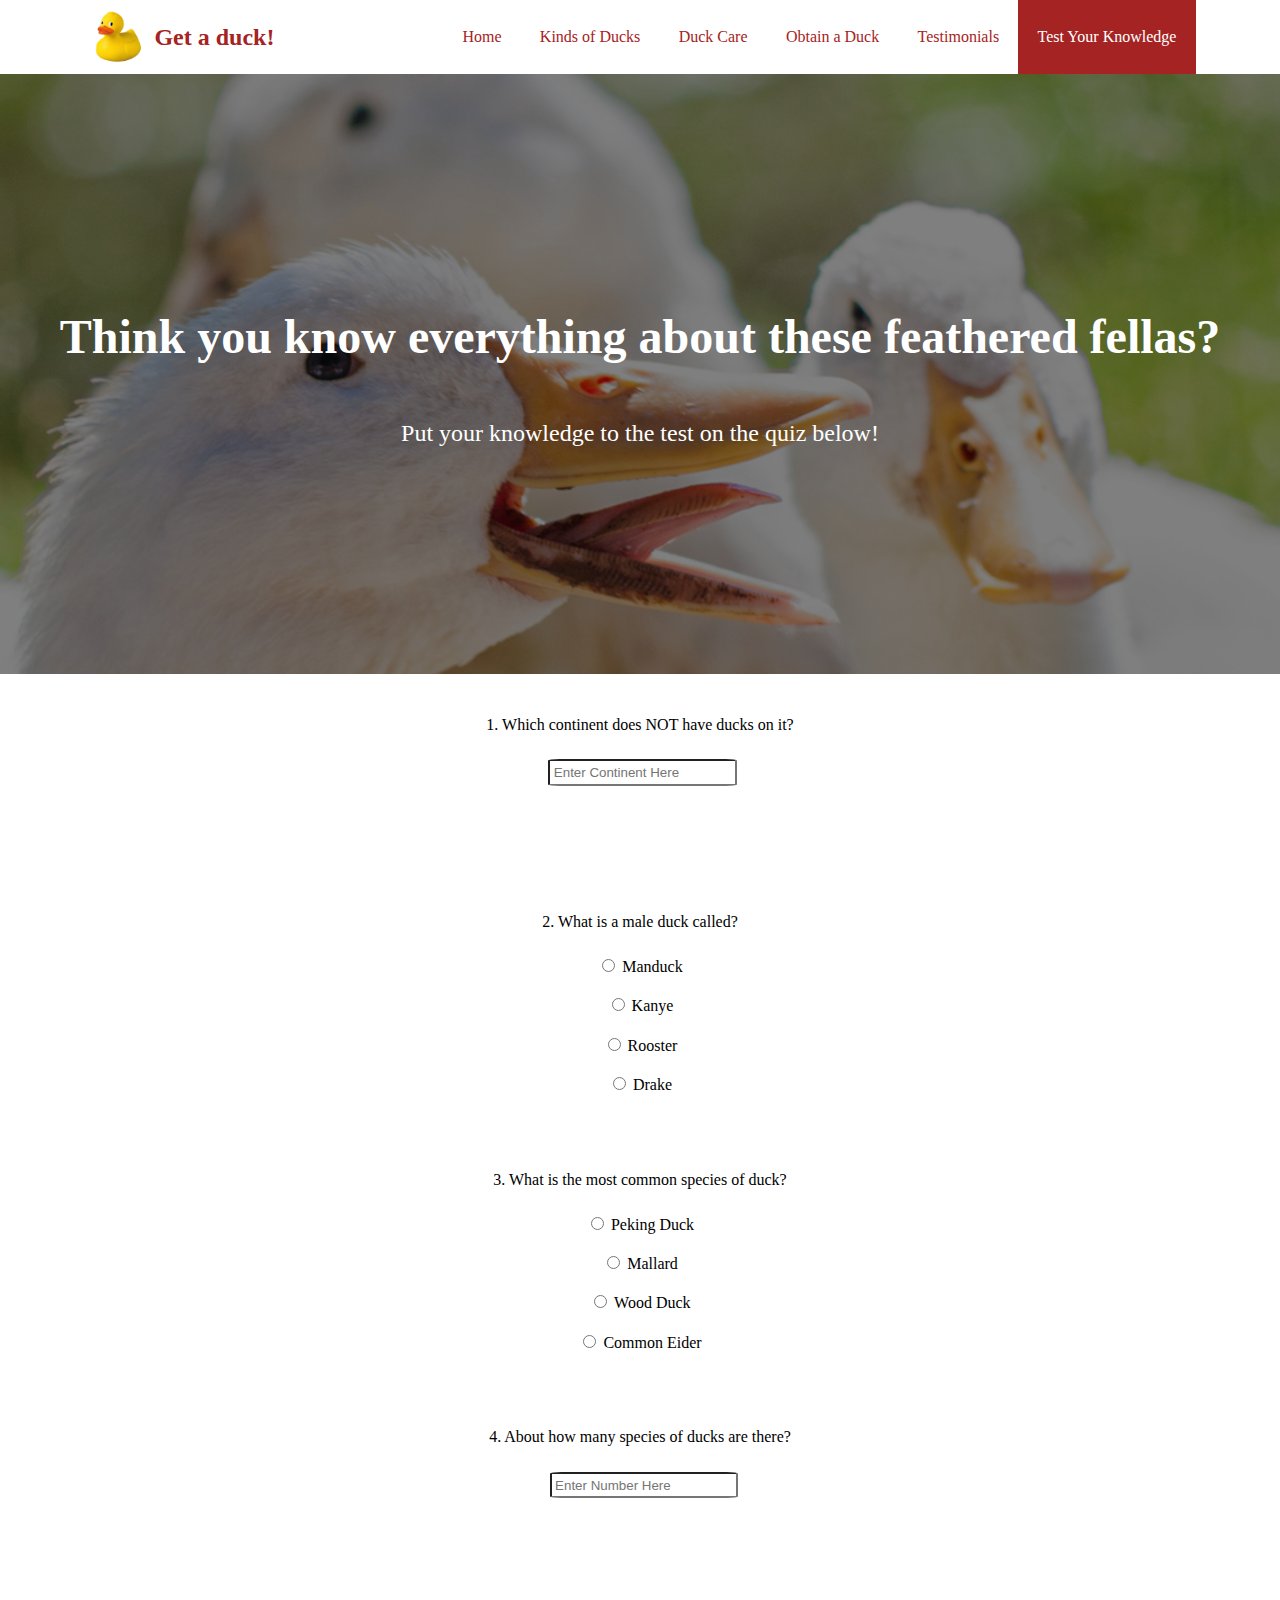
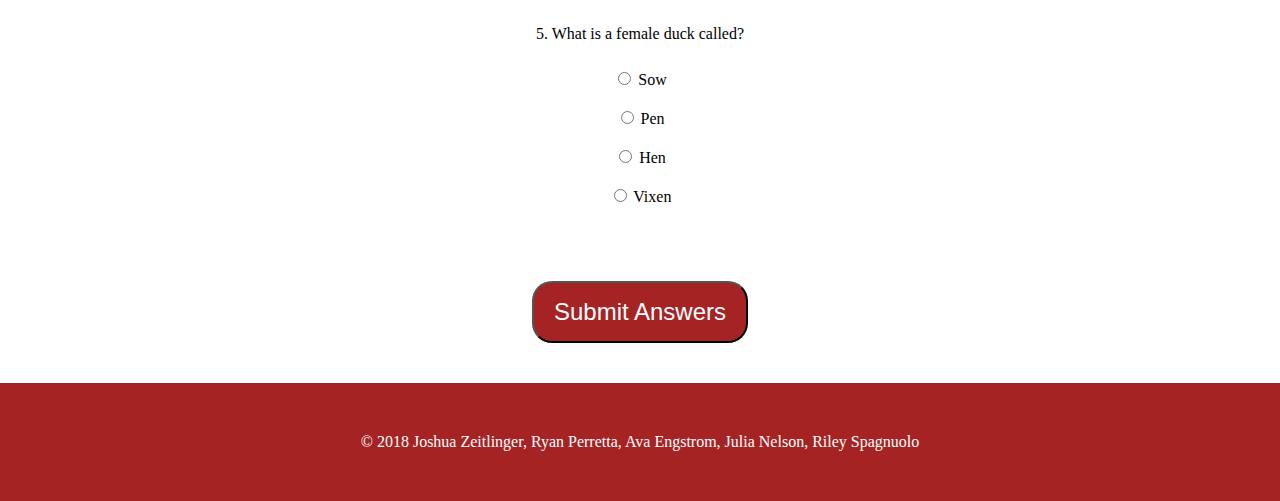
<file: Duck Website/CS146-website/quiz.html>
<!DOCTYPE html>
<html lang="en-us">
    <head>
        <title>Get a duck as a pet!</title>
        <link type="text/css" rel="stylesheet" href="css/style.css" />
		<link type="text/css" rel="stylesheet" href="css/quiz-style.css" />
        <link href="img/favicon.ico" rel="icon" type="image/x-icon" />
        <meta http-equiv="Content-Type" content="text/html;charset=UTF-8" />
        <script src="js/layout.js" ></script>
		<script src="js/quiz.js"></script>
    </head>
    <body>
        <nav>
            <div class="nav" >
                <div class="mobile">
                    <span onclick="toggleMenu();">&#9776;</span>
                </div>
                <div class="title center">
                    <img src="img/rubberduck.png" alt="Rubber Duck" />
                    <span>Get a duck!</span>
                </div>
                <ul class="menu center">
                    <li><a href="index.html">Home</a></li>
                    <li><a href="kinds.html">Kinds of Ducks</a></li>
                    <li><a href="care.html">Duck Care</a></li>
                    <li><a href="get.html">Obtain a Duck</a></li>
                    <li><a href="testimonials.html">Testimonials</a></li>
					<li class = "active"><a href="quiz.html">Test Your Knowledge</a></li>
                </ul>
            </div>
            <ul class="mobile-menu center">
                <li><a href="index.html">Home</a></li>
                <li><a href="kinds.html">Kinds of Ducks</a></li>
                <li><a href="care.html">Duck Care</a></li>
                <li><a href="get.html">Obtain a Duck</a></li>
                <li><a href="testimonials.html">Testimonials</a></li>
				<li class = "active"><a href="quiz.html">Test Your Knowledge</a></li>
            </ul>
        </nav>
        <div class="content">
            <div class="parallax home-title center">
                <h1>Think you know everything about these feathered fellas?</h1>
                <p>Put your knowledge to the test on the quiz below!</p>
            </div>
            <form id = "duck-quiz" onsubmit="handleQuizSubmit(event)">
				<div class="question" id="q1">
					<p>1. Which continent does NOT have ducks on it?</p>
					<span id="correct-answer-1">
						<input type="text" id="ans1" name="question1" placeholder="Enter Continent Here">
						<p class="correct hidden" id="hidden-ans-1"><b>Correct Answer:</b> Antarctica</p>
					</span>
				</div>
				<div class="question" id="q2">
					<p>2. What is a male duck called?</p>
					<span><input type="radio" name="question2" value="manduck">  Manduck</span>
					<span><input type="radio" name="question2" value="kanye">  Kanye</span>
					<span><input type="radio" name="question2" value="rooster">  Rooster</span>
					<span id="correct-answer-2"><input type="radio" id="ans2" name="question2" value="drake">  Drake</span>
				</div>
				<div class="question" id="q3">
					<p>3. What is the most common species of duck?</p>
					<span><input type="radio" name="question3" value="peking">  Peking Duck</span>
					<span id="correct-answer-3"><input type="radio" id="ans3" name="question3" value="mallard">  Mallard</span>
					<span><input type="radio" name="question3" value="wood">  Wood Duck</span>
					<span><input type="radio" name="question3" value="eider">  Common Eider</span>
				</div>
				<div class="question"  id="q4">
					<p>4. About how many species of ducks are there?</p>
					<span id="correct-answer-4">
						<input type="number" id="ans4" name="question4" placeholder="Enter Number Here">
						<p class="correct hidden" id="hidden-ans-4"><b>Correct Answer:</b> 166</p>
					</span>
				</div>
				<div class="question" id="q5">
					<p>5. What is a female duck called?</p>
					<span><input type="radio" name="question5" value="sow">  Sow</span>
					<span><input type="radio" name="question5" value="pen">  Pen</span>
					<span id="correct-answer-5"><input type="radio" id="ans5" name="question5" value="hen">  Hen</span>
					<span><input type="radio" name="question5" value="vixen">  Vixen</span>
				</div>
				
				<div class="center pad">
					<input id="submitter" class="submit-button" type="submit" value="Submit Answers">
				</div>
			</form>
        </div>
		<script>addListener()</script>
        <footer class="center">
            <p>&copy; 2018 Joshua Zeitlinger, Ryan Perretta, Ava Engstrom, Julia Nelson, Riley Spagnuolo</p>
        </footer>
    </body>
</html>
</file>
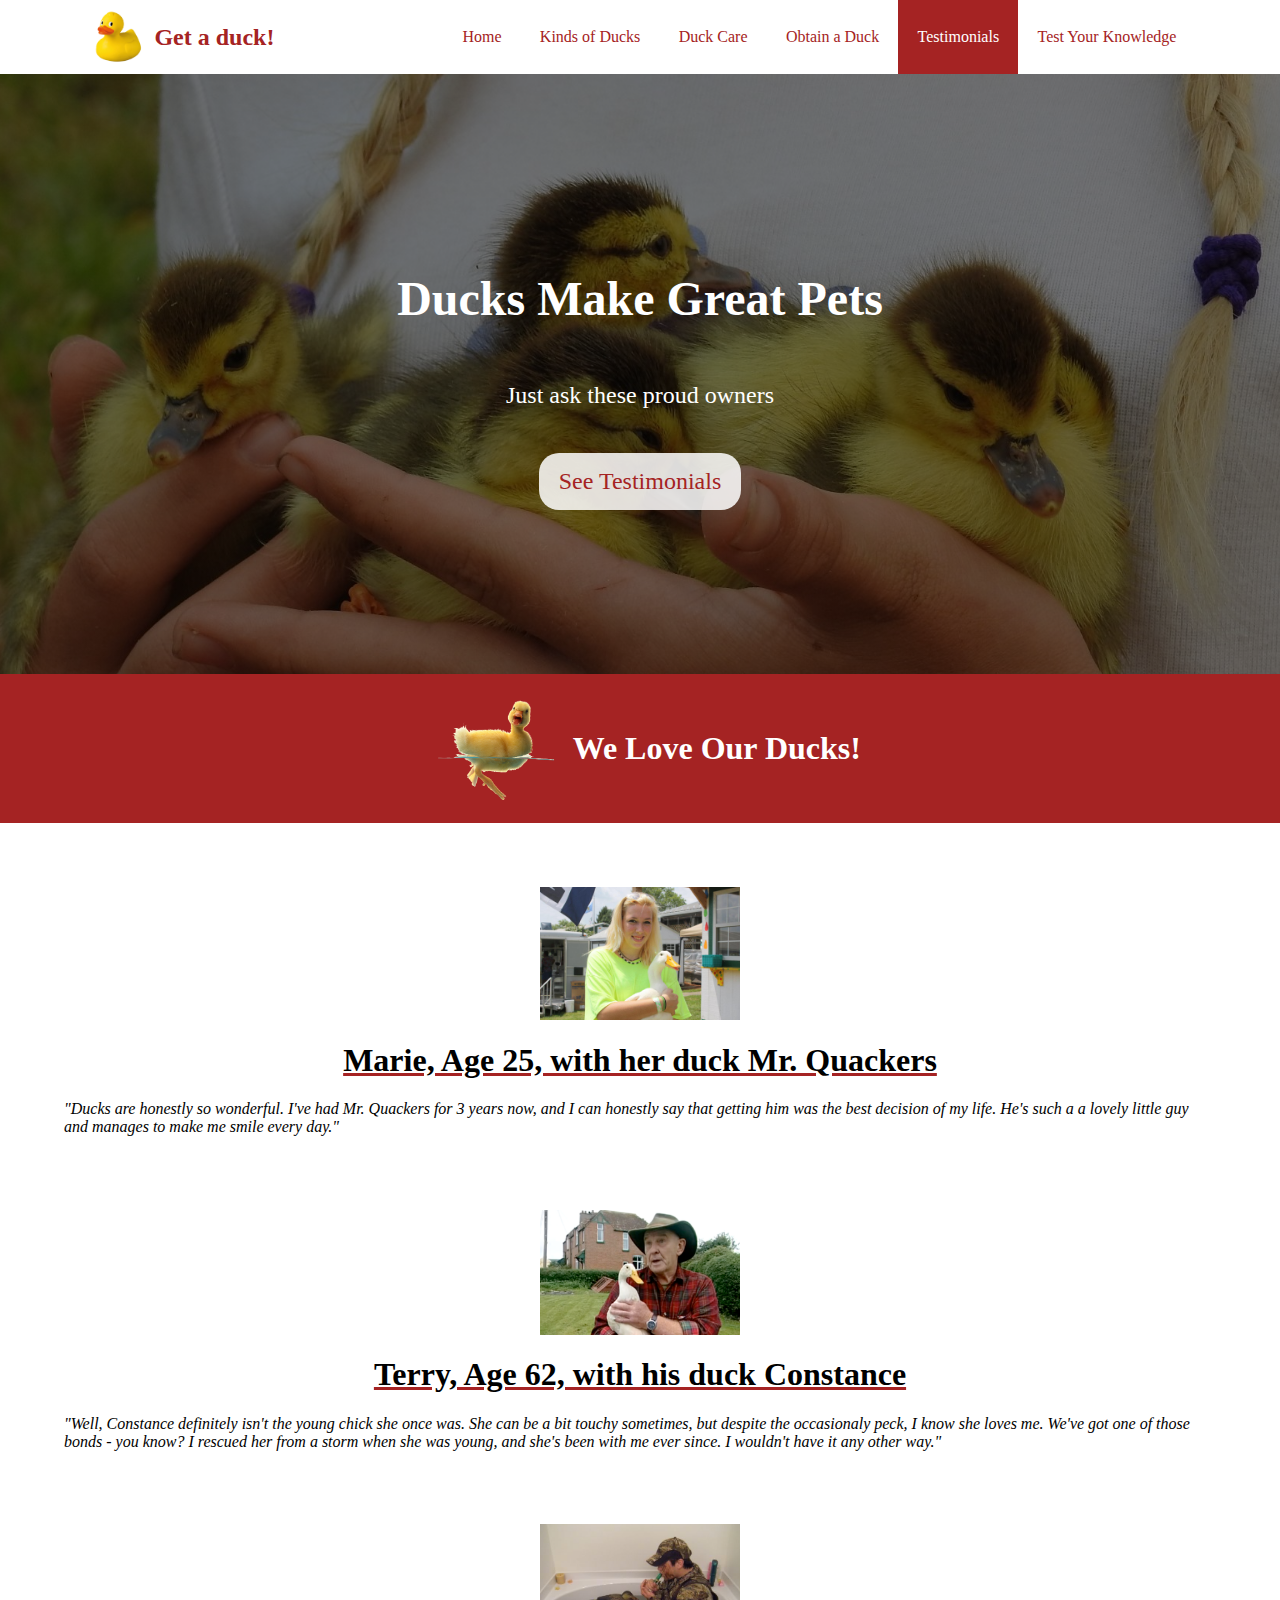
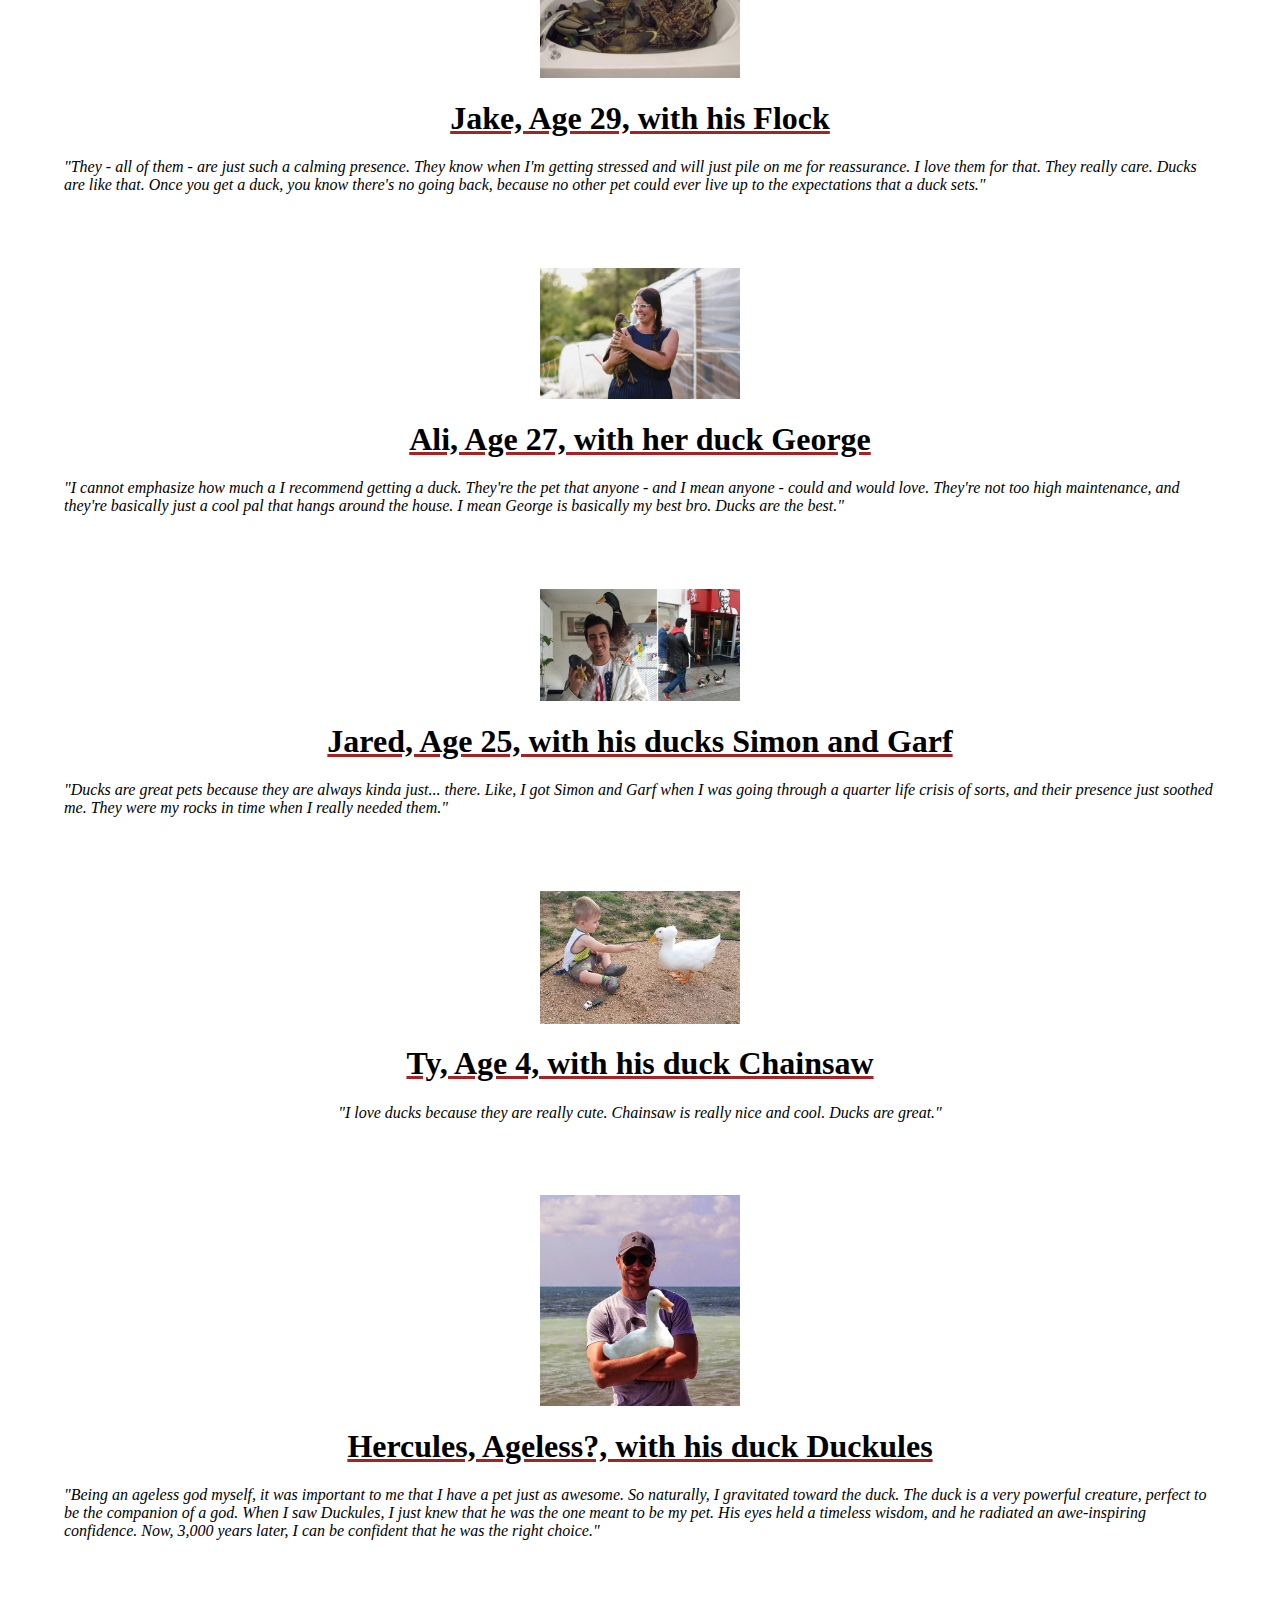
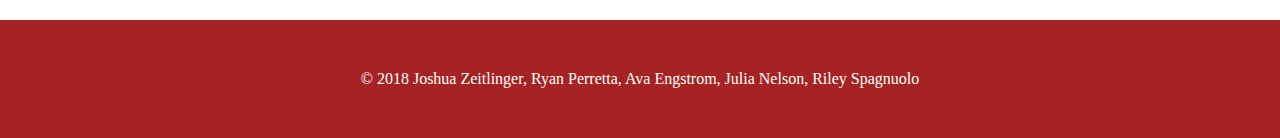
<file: Duck Website/CS146-website/testimonials.html>
<!DOCTYPE html>
<html>
    <head>
        <title>Get a duck as a pet!</title>
        <link type="text/css" rel="stylesheet" href="css/style.css" />
        <link type="text/css" rel="stylesheet" href="css/testimonials-style.css">
        <link href="img/favicon.ico" rel="icon" type="image/x-icon" />
        <meta http-equiv="Content-Type" content="text/html;charset=UTF-8" />
        <script src="js/layout.js" type="text/javascript"></script>
    </head>
    <body>
        <nav>
            <div class="nav" >
                <div class="mobile">
                    <span onclick="toggleMenu();">&#9776;</span>
                </div>
                <div class="title center">
                    <img src="img/rubberduck.png" alt="Rubber Duck" />
                    <span>Get a duck!</span>
                </div>
                <ul class="menu center">
                    <li><a href="index.html">Home</a></li>
                    <li><a href="kinds.html">Kinds of Ducks</a></li>
                    <li><a href="care.html">Duck Care</a></li>
                    <li><a href="get.html">Obtain a Duck</a></li>
                    <li class="active"><a href="testimonials.html">Testimonials</a></li>
					<li><a href="quiz.html">Test Your Knowledge</a></li>
                </ul>
				<ul class="mobile-menu center">
					<li><a href="index.html">Home</a></li>
					<li><a href="kinds.html">Kinds of Ducks</a></li>
					<li><a href="care.html">Duck Care</a></li>
					<li><a href="get.html">Obtain a Duck</a></li>
					<li class="active"><a href="testimonials.html">Testimonials</a></li>
					<li><a href="quiz.html">Test Your Knowledge</a></li>
				</ul>
            </div>
        </nav>
        <div class="content">
            <div class="parallax2 home-title center">
                <h1>Ducks Make Great Pets</h1>
                <p>Just ask these proud owners</p>
                <div class="button" onclick="goToBookmark('#duck-people');">See Testimonials
                </div>
            </div>
            <div class="flex-center1 container" id="duck-people">
                <img id="header-pic"src="img/babyduck.png" alt="Duck" />
                <h1 class="center">We Love Our Ducks!</h1>
            </div>
            <div class="flex-center2 container">
                <img src="img/womanwithduck.jpg">
                <h1 class="head">Marie, Age 25, with her duck Mr. Quackers</h1>
                    <p class="descrip">"Ducks are honestly so wonderful. I've had Mr. Quackers for 3 years now, and I can honestly say that getting him was the best decision of my life. He's such a a lovely little guy and manages to make me smile every day."</p>
                <img src="img/manwithduck.png" class="start">
                <h1 class="head">Terry, Age 62, with his duck Constance</h1>
                    <p class="descrip">"Well, Constance definitely isn't the young chick she once was. She can be a bit touchy sometimes, but despite the occasionaly peck, I know she loves me. We've got one of those bonds - you know? I rescued her from a storm when she was young, and she's been with me ever since. I wouldn't have it any other way."</p>
                <img src="img/duckbath.png" class="start">
                <h1 class="head">Jake, Age 29, with his Flock</h1>
                    <p class="descrip">"They - all of them - are just such a calming presence. They know when I'm getting stressed and will just pile on me for reassurance. I love them for that. They really care. Ducks are like that. Once you get a duck, you know there's no going back, because no other pet could ever live up to the expectations that a duck sets."</p>
                <img src="img/duckwoman.jpg" class="start">
                <h1 class="head">Ali, Age 27, with her duck George</h1>
                    <p class="descrip">"I cannot emphasize how much a I recommend getting a duck. They're the pet that anyone - and I mean anyone - could and would love. They're not too high maintenance, and they're basically just a cool pal that hangs around the house. I mean George is basically my best bro. Ducks are the best."</p>
                <img src="img/duckman.jpg" class="start">
                <h1 class="head">Jared, Age 25, with his ducks Simon and Garf</h1>
                    <p class="descrip">"Ducks are great pets because they are always kinda just... there. Like, I got Simon and Garf when I was going through a quarter life crisis of sorts, and their presence just soothed me. They were my rocks in time when I really needed them."</p>
                <img src="img/boyandduck.jpg" class="start">
                <h1 class="head">Ty, Age 4, with his duck Chainsaw</h1>
                    <p class="descrip">"I love ducks because they are really cute. Chainsaw is really nice and cool. Ducks are great."</p>
                <img src="img/hercwithduck.JPG" class="start">
                <h1 class="head">Hercules, Ageless?, with his duck Duckules</h1>
                    <p class="descrip">"Being an ageless god myself, it was important to me that I have a pet just as awesome. So naturally, I gravitated toward the duck. The duck is a very powerful creature, perfect to be the companion of a god. When I saw Duckules, I just knew that he was the one meant to be my pet. His eyes held a timeless wisdom, and he radiated an awe-inspiring confidence. Now, 3,000 years later, I can be confident that he was the right choice." </p>
            </div>
        </div>
        <footer class="center">
            <p>&copy; 2018 Joshua Zeitlinger, Ryan Perretta, Ava Engstrom, Julia Nelson, Riley Spagnuolo</p>
        </footer>
    </body>
</html>
</file>
<file: Duck Website/CS146-website/css/style.css>
body {
    margin: 0px;
    font-family: "Lucida Bright", Georgia, serif; 
    min-height:100vh;
    display: flex;
    flex-direction: column;
}
.center {
    text-align: center;
}

.content {
    flex-grow: 1;
}

.container {
    background-color:white;
}

.home-title {
    display: flex;
    align-items: center;
    justify-content:center;
    color: white;
    flex-direction: column;
    font-size: 150%;
}

.flex-center {
    display: flex;
    align-items: center;
    justify-content:center;
    flex-wrap: wrap;
}

.flex-center h1 {
    max-width:800px;
}

.cards {
    display:flex;
    flex-direction: column;
    align-items: center;
    padding: 20px;
}

.card {
    margin:20px;
    background-color: #ebe8e8;
    text-align: center;
    box-shadow: 0 4px 8px 0 rgba(0, 0, 0, 0.2), 0 6px 20px 0 rgba(0, 0, 0, 0.19);
    width: 100%;
    max-width: 800px;
}

.card-title {
    font-weight: bold;
    font-size: 120%;
    padding: 10px;
}

.content img{
    width:200px;
}

.nav {
    background-color:white;
    display: flex;
    justify-content: space-around;
    align-content: center;
    margin:0px;
    padding:0px;
    box-shadow: 0 2px 4px rgba(0, 0, 0, 0.2);
}

.title {
    list-style-type: none;
    font-weight: bold;
    color: #a52323;
    font-size: 150%;
    margin: 0px;
    padding: 0px;
    display: flex;
    align-items: center;
}

.title img {
    width: 50px;
    padding: 10px;
}

.menu {
    list-style-type: none;
    margin: 0px;
    padding: 0px;
    display: flex;
    color: #a52323;
}

.menu li{
    display:flex;
    align-items:center;
}

.menu li a{
    color: inherit;
    padding: 2vh 1.5vw;
    text-decoration: none;
}

.menu li:hover{
    background-color:#ebe8e8;
}

.active, .menu li.active:hover {
    background-color:#a52323;
    color:white;
}

.parallax {
    background-image: linear-gradient( rgba(0, 0, 0, 0.5), rgba(0, 0, 0, 0.5) ), url("../img/motherandducks.jpg");
    height: 600px; 
    background-attachment: fixed;
    background-position: center;
    background-repeat: no-repeat;
    background-size: cover;
}

.button {
    border-radius: 20px;
    background: rgba(255, 255, 255, 0.85);
    padding: 15px 20px;
    margin-top: 20px;
    color: #a52323;
    cursor:pointer;
}

.button:hover{
    background: rgba(165,35,35, 0.85);
    color: white;
}

.red-button {
    border-radius: 20px;
    background-color: #a52323;
    padding: 15px 20px;
    color: white;
    cursor: pointer;
    font-size:150%;
}

.red-button:hover{
    background-color: #ebe8e8;
    color: black;
	border: inset;
}

.pad {
    margin:40px;
}

footer {
    background-color:#a52323;
    display:flex;
    align-items:center;
    justify-content: center;
}

footer p {
    margin: 50px;
    color:white;
}

.mobile, .mobile-menu {
    display:none;
}

/* Phone and small tablet navbar styling */
@media only screen and (max-width: 800px) {

    .nav .menu {
        display: none;
    }

    .mobile-menu{
        flex-direction:column;
        align-items:center;
        list-style-type: none;
        margin: 0px;
        padding: 0px;
    }

    .mobile-menu li {
        padding-top:10px;
        padding-bottom:10px;
        width: 100%;
    }

    .active {
        color:#a52323;
        font-weight:bold;
        background-color:inherit;
    }
    
    .mobile-menu li a{
        color: inherit;
        text-decoration: none;
        font-size: 150%;
    }

    .nav {
        justify-content: space-between;
    }

    .mobile {
        display:flex;
        align-items:center;
        font-size: 175%;
        padding-left:20px;
    }

    .title {
        flex-direction: row-reverse;
    }

}
</file>
<file: Prudential/extrainfoSTYLE.css>
@charset "utf-8";

.icon_bar
{
   width: 100%;
   height: 100px;
   background-color: #07639D;	
   overflow: auto;
   border-radius: 7px;
}
.icon_bar img
{
   display: block;
   margin: 0 auto;
   padding-top: 10px;
   
}
.phoneNum{}
.phoneNum input
{
   display: inline;
   width: 40px;
}
.phoneNum p
{
   display: inline;
}
.inputs
{
   margin-top: 10px;
   margin-left: 15px;
}
.indent
{
   margin-left: 20px;
}
.required
{
   color: Red;
   display: inline;
}
.continue
{
   background-color: #4ac948;
   margin: 0px 10px;
}
.continue:hover
{
   box-shadow: 0 5px 15px rgba(73, 226, 14, 0.4);
}

.dispInline
{
	display: inline;
}
.beneficiaryLabels label
{
	margin-left: 10px;
}

select
{
   display: inline;
   padding: 2px;
   margin-top: 3px;
   margin-bottom: 2px;
   color: #07639D;
}
option
{
   color: #07639D;
}
label
{
   margin-top: 20px;
   margin-bottom: 10px;
   margin-left: -8px;
}

input
{
   padding: 2px;
   margin-bottom: 6px;
   margin-top: 1px;
   border-radius: 5px;
   color: #07639D;
   margin-right: 4px;
}
input.year
{
   border-radius: 0px;
   width: 50px;
}
input.address
{
   display: inline;
}
input::-webkit-input-placeholder
{
   color: #07639D !important;
}
input:-moz-placeholder
{
   color: #07639D !important;
}
input::-moz-placeholder
{
   color: #07639D !important;
}
input:-ms-input-placeholder
{
   color: #07639D !important;
}
input::-webkit-outer-spin-button,
input::-webkit-inner-spin-button {
    /* display: none; <- Crashes Chrome on hover */
    -webkit-appearance: none;
    margin: 0; /* <-- Apparently some margin are still there even though it's hidden */
}

body
{
   background-color: #FEFDFB;
   font-family: "Lucida Bright", Georgia, serif;
   color: #07639D;
}
button
{
   border-radius: 9px;
   padding: 6px 20px;
   margin-top: 10px;
   margin-bottom: 20px;
}
</file>
<file: Prudential/signupSTYLE.css>
@charset "utf-8";
/* CSS Document*/
/*Define the body element's color*/

//Classes

.cancel
{
}
.cancel:hover
{
   box-shadow: 0 5px 15px rgba(253, 72,72, 0.4);
}

.signup_btn
{
   background-color: #4ac948;
   margin: 0px 10px;
}
.signup_btn:hover
{
   box-shadow: 0 5px 15px rgba(73, 226, 14, 0.4);
}
.icon_bar
{
   width: 100%;
   height: 110px;
   background-color: #07639D;
   overflow: auto;
   border-radius: 7px;
}
.icon_bar img
{
   display: block;
   margin: 0 auto;
   padding-top: 15px;
}
.inputs
{
   margin-top: 10px;
   margin-left: 15px;
}
.required
{
   color: Red;
   display: inline;
}


button
{
   border-radius: 9px;
   padding: 6px 20px;
   margin-top: 10px;
   margin-bottom: 10px;
}

label
{
   padding: 10px 0px;
}

input
{
   padding: 2px;
   margin-bottom: 6px;
   margin-top: 1px;
   border-radius: 5px;
}
input::-webkit-input-placeholder
{
   color: #07639D !important;
}
input:-moz-placeholder
{
   color: #07639D !important;
}
input::-moz-placeholder
{
   color: #07639D !important;
}
input:-ms-input-placeholder
{
   color: #07639D !important;
}

body
{
   background-color: #FEFDFB;
   font-family: "Lucida Bright", Georgia, serif;
   color: #07639D;
}

/*This section is for links*/
a:link
{
font-weight:normal;
color: #07639D;
}

a:visited
{
font-weight:normal;
color:Pink;
}

a:hover
{
font-weight: normal;
color: #FF7216;
}


p {
   font-style:italic;
   font-size:15px;
}
</file>
<file: Duck Website/CS146-website/css/care-style.css>
body {
    margin: 0px;
    font-family: "Lucida Bright", Georgia, serif; 
    min-height:100vh;
    display: flex;
    flex-direction: column;
    justify-content: center;
}

.flex-center {
    display: flex;
    align-items: center;
    justify-content:center;
    background-color: #a52323;
    color: white;
}

.head{
    text-decoration: underline;
    text-decoration-color: #a52323;
    display: flex;
    flex-wrap: wrap;
    align-items: center;
    justify-content: center;
}

.duckcare{
	margin: 3% auto;
    display: flex;
	flex-direction: column;
	align-items: center;
	width: 75%;

}
.parallax{
	background-image: linear-gradient( rgba(0, 0, 0, 0.5), rgba(0, 0, 0, 0.5) ), url("../img/duckCare.jpg");
}
#duck-pic{
	width: 35%;
}
#duck-care-header-pics{
	width: 10%;
	padding: 1%;
}
</file>
<file: Duck Website/CS146-website/css/get-style.css>
.background-img { 
    background-image: linear-gradient( rgba(0, 0, 0, 0.5), rgba(0, 0, 0, 0.5) ), url("../img/duck-gang.jpg");
    height: 600px; 
    background-attachment: fixed;
    background-position: center;
    background-repeat: no-repeat;
    background-size: cover;
}

.where-to-buy{
	background-color: rgba(160,160,160,0.5);
	
}
.locations{
	border: thin solid black;
	display: flex;
	flex: row;
	background-color: whitesmoke;
	width: 80%;
	margin: 3% auto;
	padding: 0px 1%;
}
.locations p{
	margin: auto 8%;
	text-align: center;
	color: #4A0000;
	padding: 2%;
}
.locations img{
	margin: auto 0%;
}
.locations a{
	color: #4A0000;
}
.locations a:hover{
	color: chartreuse;
}
.content{
	box-shadow: 0px 2px 10px black;
}
#pet-store{
	width: 15%;
	height: 15%;
	margin-top: 1%;
}
#cackle{
	width: 30%;
	height: 30%;
}
#tractor{
	width: 20%;
	height: 20%;
}
</file>
<file: Duck Website/CS146-website/css/kinds-style.css>
body {
    margin: 0px;
    font-family: "Lucida Bright", Georgia, serif; 
    min-height:100vh;
    display: flex;
    flex-direction: column;
	background-color: rgba(160,160,160,0.5);
}
.center {
    text-align: center;
}

.content {
    flex-grow: 1;
}

.container {
    background-color:white;
}

.home-title {
    display: flex;
    align-items: center;
    justify-content:center;
    color: white;
    flex-direction: column;
    font-size: 150%;
}

.flex-center {
    display: flex;
    align-items: center;
    justify-content:center;
}

.content img{
    width:200px;
}

.nav {
    background-color:white;
    display: flex;
    justify-content: space-around;
    align-content: center;
    margin:0px;
    padding:0px;
    box-shadow: 0 2px 4px rgba(0, 0, 0, 0.2);
}

.title {
    list-style-type: none;
    font-weight: bold;
    color: #a52323;
    font-size: 150%;
    margin: 0px;
    padding: 0px;
    display: flex;
    align-items: center;
}

.title img {
    width: 50px;
    padding: 10px;
}

.menu {
    list-style-type: none;
    margin: 0px;
    padding: 0px;
    display: flex;
    color: #a52323;
}

.menu li{
    display:flex;
    align-items:center;
}

.menu li a{
    color: inherit;
    padding: 2vh 1.5vw;
    text-decoration: none;
}

#active {
    background-color:#a52323;
    color:white;
}

.menu li:hover{
    background-color:#ebe8e8;
}

.parallax { 
    background-image: linear-gradient( rgba(0, 0, 0, 0.5), rgba(0, 0, 0, 0.5) ), url("../img/motherandducks.jpg");
    height: 600px; 
    background-attachment: fixed;
    background-position: center;
    background-repeat: no-repeat;
    background-size: cover;
}

.button {
    border-radius: 20px;
    background: rgba(255, 255, 255, 0.85);
    padding: 15px 20px;
    margin-top: 20px;
    color: #a52323;
    cursor:pointer
    
}

.button:hover{
    background: rgba(165,35,35, 0.85);
    color: white;
}

footer {
    background-color:#a52323;
    display:flex;
    align-items:center;
    justify-content: center;
}

footer p {
    margin: 50px;
    color:white;
}

.mobile, .mobile-menu {
    display:none;
}
.duck-class{
	margin-left: 5%;
	display: flex;
	flex-flow: row wrap;
	justify-content: space-around;
	margin-bottom: 3%;
}
h1{
	color: #a52323;
	text-align: center;
	margin-left: 5%;
}
figcaption{
	color: #a52323;
	letter-spacing: 2px;
	display: flex;
	justify-content: center;
}
figure{
	width: 25%;
}
figure>img{
	width: 100%;
}
figure a{
	color: #a52323;
	text-decoration: none;
}
figcaption a:hover{
	text-decoration: underline;
	font-weight: bold;
}
p{
	color: #a52323;
	display: flex;
	justify-content: center;
	margin: 0;
	margin-bottom: 0.2%;
}
.alone{
	display: flex;
	flex-direction: column;
	align-items: center;
}
main>p{
	text-align: center;
}
/* Phone and small tablet navbar styling */
@media only screen and (max-width: 800px) {

    .nav .menu {
        display: none;
    }

    .mobile-menu{
        flex-direction:column;
        align-items:center;
        list-style-type: none;
        margin: 0px;
        padding: 0px;
		background-color: white;
    }

    .mobile-menu li {
        padding-top:10px;
        padding-bottom:10px;
        width: 100%;
    }

    .active {
        color:#a52323;
        font-weight:bold;
        background-color:inherit;
    }
    
    .mobile-menu li a{
        color: inherit;
        text-decoration: none;
        font-size: 150%;
    }

    .nav {
        justify-content: space-between;
    }

    .mobile {
        display:flex;
        align-items:center;
        font-size: 175%;
        padding-left:20px;
    }

    .title {
        flex-direction: row-reverse;
    }

}
@media only screen and (max-width: 800px) and (min-width: 578px) {
		
		figure{
			width: 35%;
		}
    
    }
@media only screen and (max-width: 577px){

		figure{
			width: 70%;
		}

	}
	
}
</file>
<file: Duck Website/CS146-website/css/quiz-style.css>
body {
    margin: 0px;
    font-family: "Lucida Bright", Georgia, serif; 
    min-height:100vh;
    display: flex;
    flex-direction: column;
    justify-content: center;
}

.flex-center {
    display: flex;
    align-items: center;
    justify-content:center;
    background-color: #a52323;
    color: white;
}

.head{
    text-decoration: underline;
    text-decoration-color: #a52323;
    display: flex;
    flex-wrap: wrap;
    align-items: center;
    justify-content: center;
}
.parallax{
	background-image: linear-gradient( rgba(0, 0, 0, 0.5), rgba(0, 0, 0, 0.5) ), url("../img/duck-tongue.jpg");
}
.question{
	display: flex;
	align-items: center;
	flex-direction: column;
	width: 25%;
	border-radius: 5%;
	padding: 1%;
	margin: 1%;
}
.correct{
	background-color: rgba(0,255,0,0.4);
	border-radius: 8%;
}
.incorrect{
	background-color: rgba(255,0,0,0.4);
	border-radius: 8%;
}
#duck-quiz{
	display: flex;
	align-items: center;
	flex-direction: column;
}
.question>span{
	padding: 3%;
}
.question>p{
	text-align: center;
}
#correct-answer-1 input{
	border-radius: 6%;
	padding: 2%;
}
#correct-answer-4 input{
	border-radius: 6%;
	border-style: inset;
	padding: 2%;
}
.hidden{
	visibility: hidden;
}
.submit-button {
    border-radius: 20px;
    background-color: #a52323;
    padding: 15px 20px;
    color: white;
    cursor: pointer;
    font-size:150%;
}

.submit-button-hover{
    background-color: #ebe8e8;
    color: black;
	border: inset;
}
</file>
<file: Duck Website/CS146-website/css/testimonials-style.css>
.parallax2 {
    background-image: linear-gradient( rgba(0, 0, 0, 0.5), rgba(0, 0, 0, 0.5) ), url("../img/holding_ducks.jpg");
    height: 600px; 
    background-attachment: fixed;
    background-position: center;
    background-repeat: no-repeat;
    background-size: cover;
}

.flex-center1 {
    display: flex;
    align-items: center;
    justify-content:center;
    background-color: #a52323;
    color: white;
}

.flex-center2 {
    display: flex;
    flex-direction: column;
    align-items: center;
    justify-content:center;
    margin: 5%;
}

.descrip {
    font-style: italic;
    margin-top: 0;
}

.start {
    margin-top: 5%;
}

.head{
    text-decoration: underline;
    text-decoration-color: #a52323;
    display: flex;
    flex-wrap: wrap;
    align-items: center;
    justify-content: center;
}

body {
    margin: 0px;
    font-family: "Lucida Bright", Georgia, serif; 
    min-height:100vh;
    display: flex;
    flex-direction: column;
    justify-content: center;
}
#header-pic{
	width: 10%;
	padding: 1%;
}
</file>
